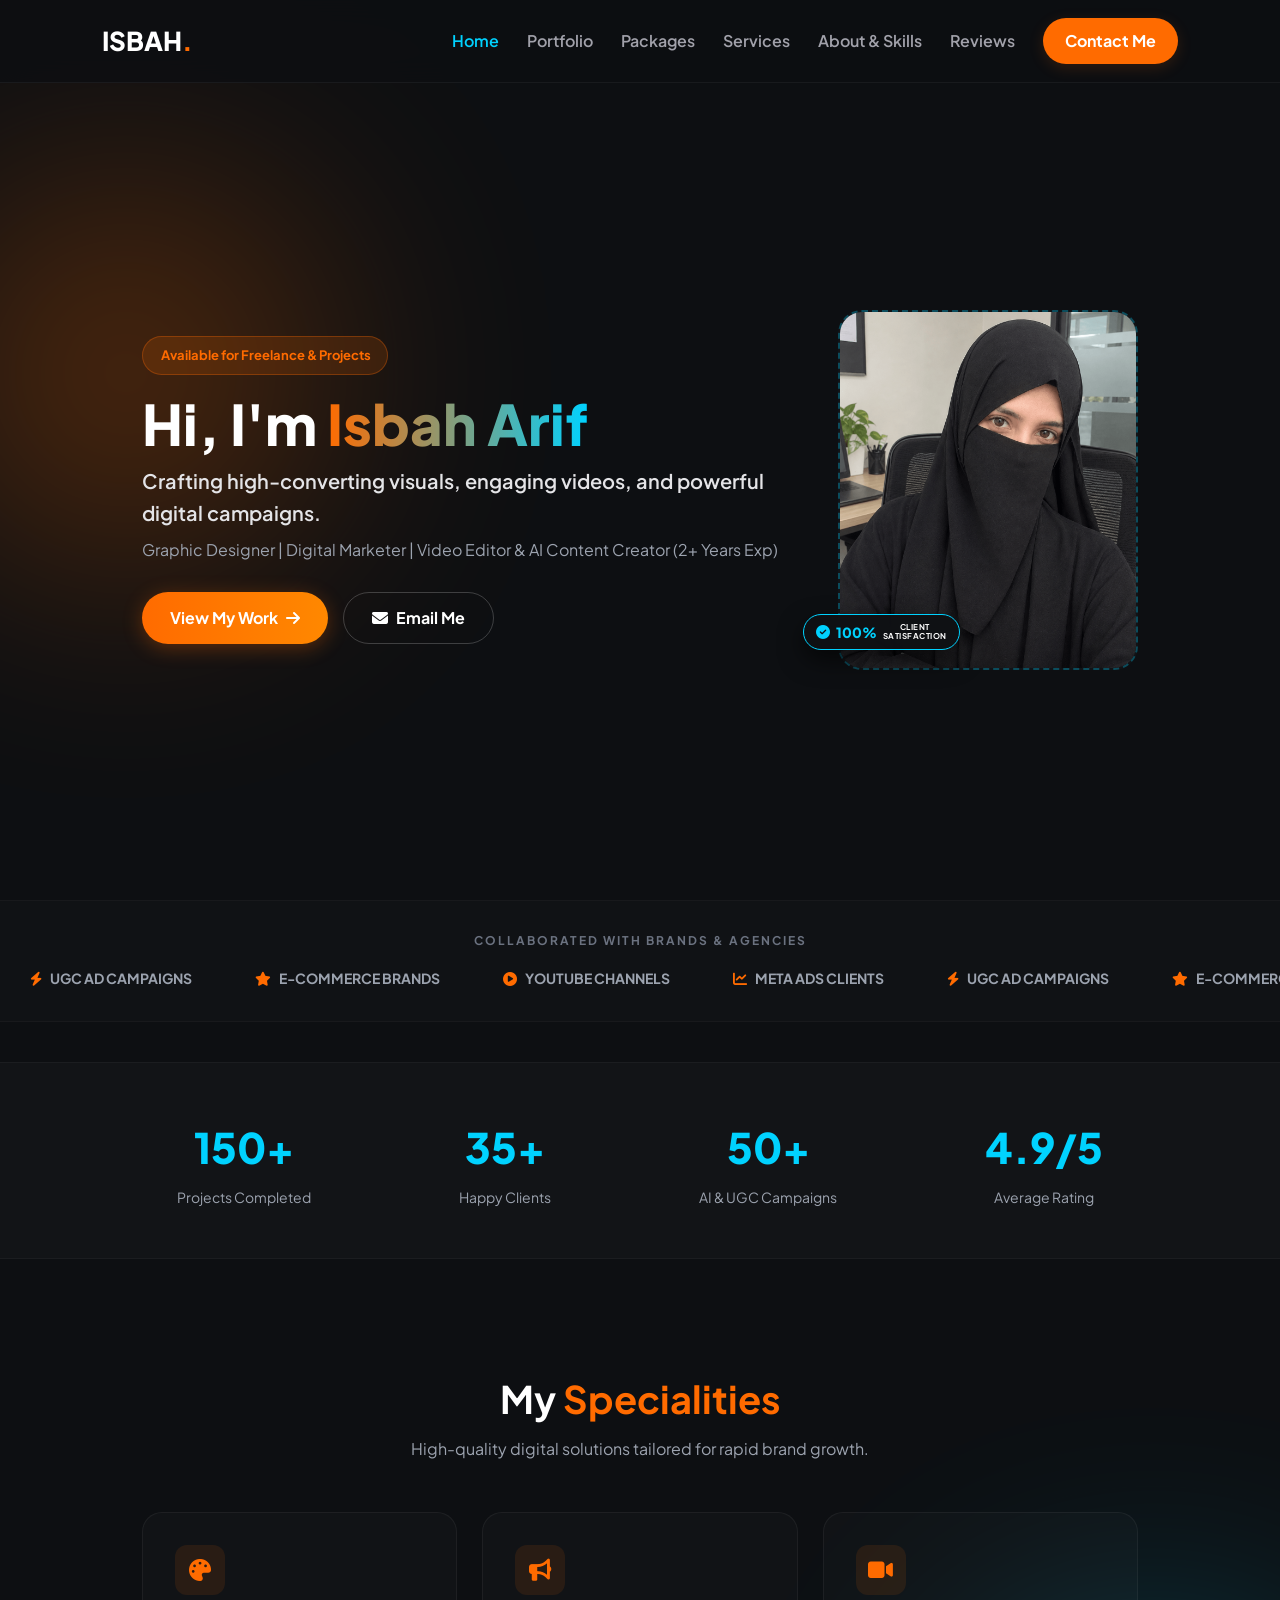
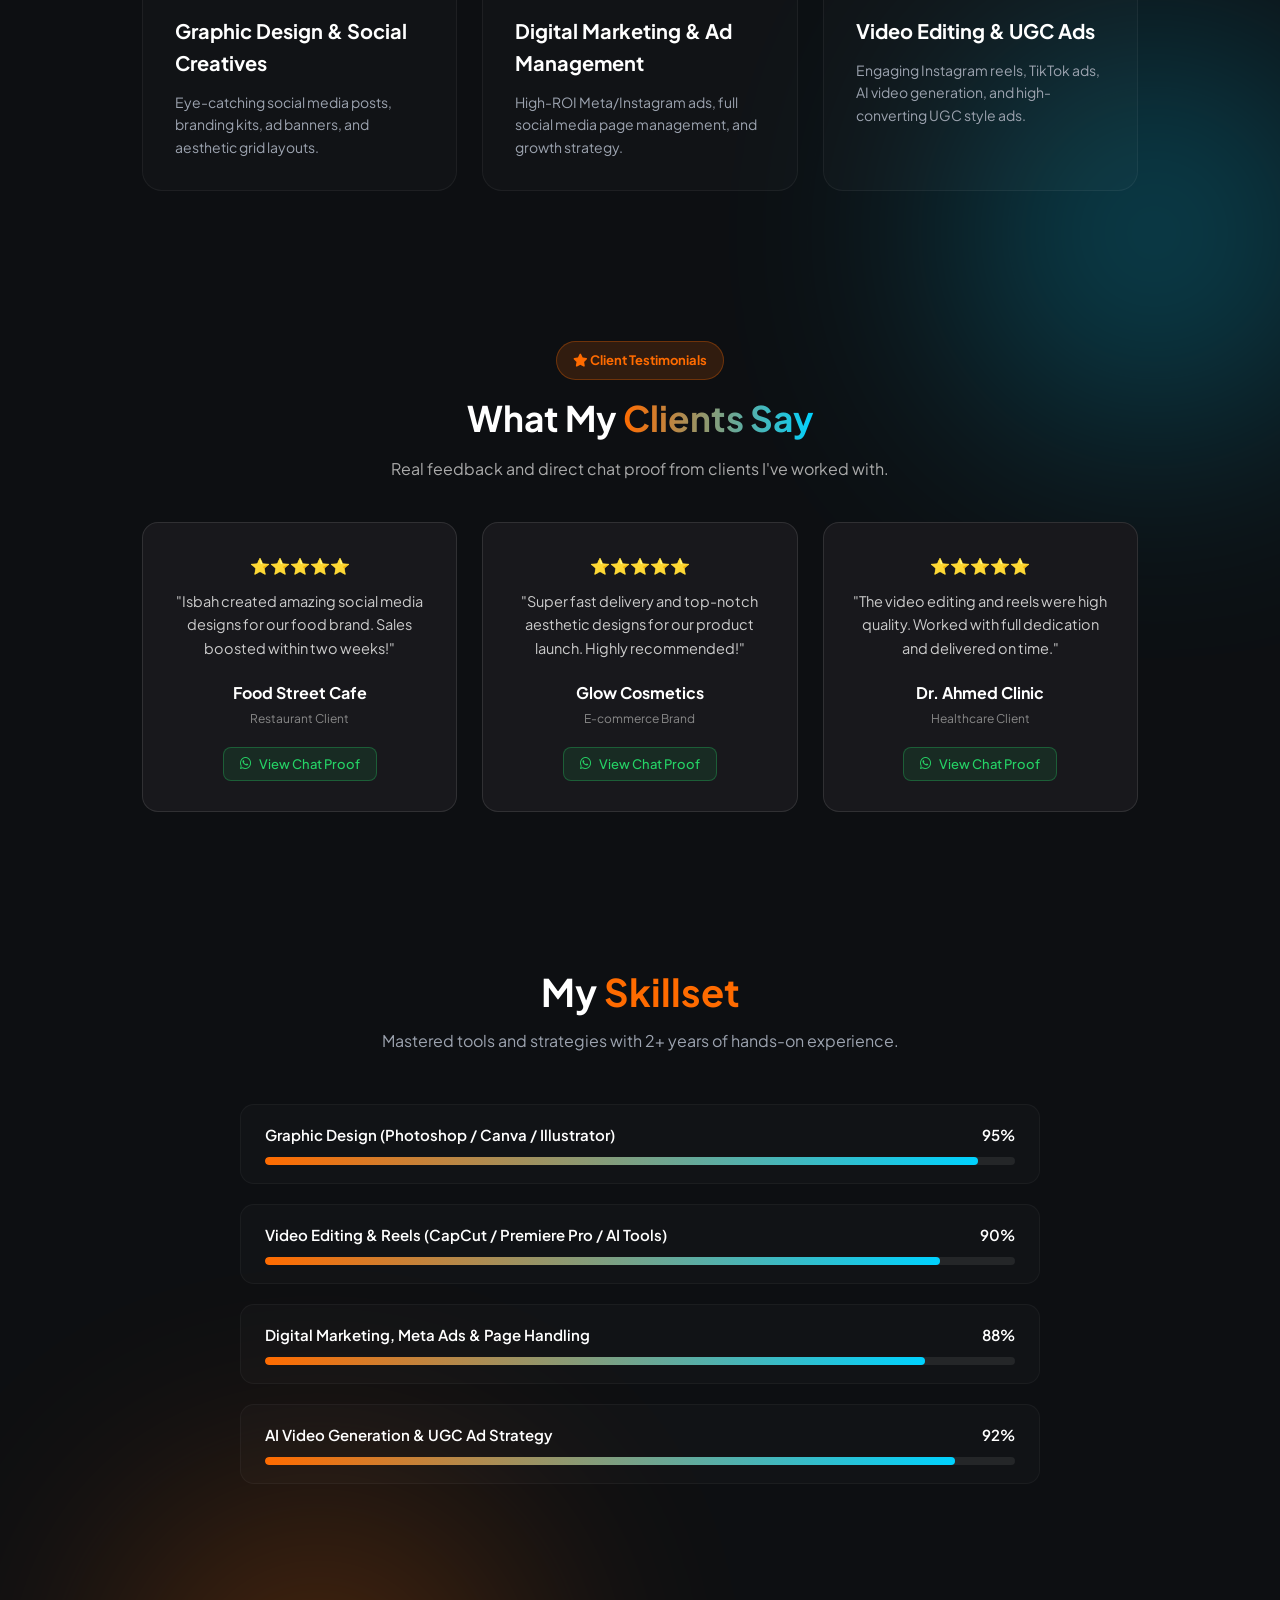
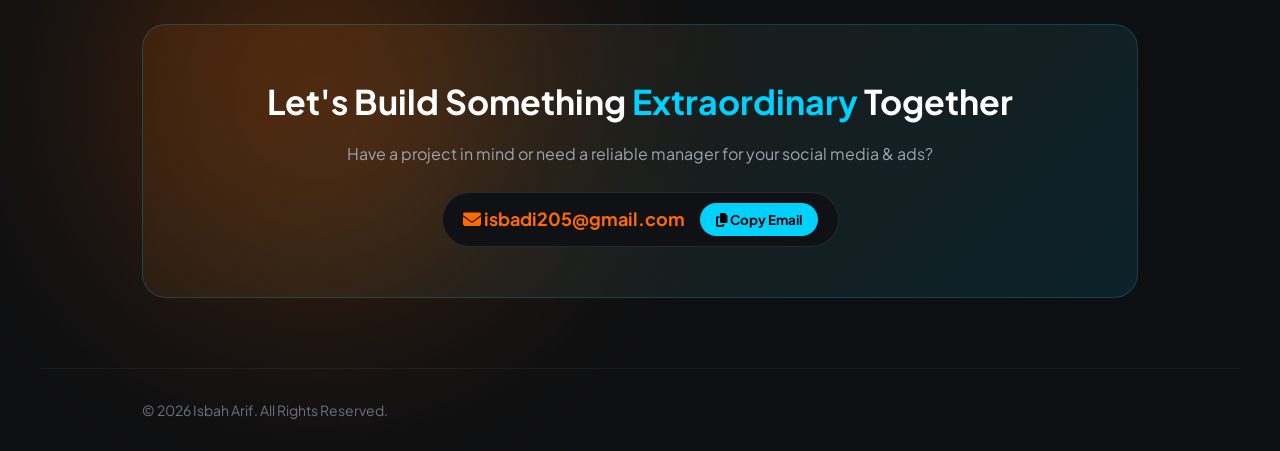
<file: index.html>
<!DOCTYPE html>
<html lang="en">
<head>
  <meta charset="UTF-8">
  <meta name="viewport" content="width=device-width, initial-scale=1.0">
  <title>Isbah Arif | Graphic Designer, Digital Marketer & Video Editor</title>
  <link rel="stylesheet" href="style.css">
  <link rel="stylesheet" href="https://cdnjs.cloudflare.com/ajax/libs/font-awesome/6.4.0/css/all.min.css">
</head>
<body>
  <!-- Animated Glowing Background Blobs -->
  <div class="bg-glow blob-1"></div>
  <div class="bg-glow blob-2"></div>
  <div class="bg-glow blob-3"></div>

  <!-- Navbar -->
  <header>
    <nav class="navbar">
      <a href="index.html" class="logo">ISBAH<span>.</span></a>
      <ul class="nav-links">
        <li><a href="index.html" class="active">Home</a></li>
        <li><a href="portfolio.html">Portfolio</a></li>
        <li><a href="packages.html">Packages</a></li>
        <li><a href="#services">Services</a></li>
        <li><a href="#about">About & Skills</a></li>
        <li><a href="#reviews">Reviews</a></li>
        <li><a href="#contact" class="btn-nav">Contact Me</a></li>
      </ul>
    </nav>
  </header>

  <!-- Hero Section -->
  <section class="hero">
    <div class="hero-content">
      <span class="badge"><i class="fas fa-sparkles"></i> Available for Freelance & Projects</span>
      
      <h1>Hi, I'm <span class="highlight">Isbah Arif</span></h1>

      <p class="tagline">Crafting high-converting visuals, engaging videos, and powerful digital campaigns.</p>
      <p class="sub-text">Graphic Designer | Digital Marketer | Video Editor & AI Content Creator (2+ Years Exp)</p>
      
      <div class="hero-btns">
        <a href="portfolio.html" class="btn btn-primary">View My Work <i class="fas fa-arrow-right"></i></a>
        <a href="mailto:isbadi205@gmail.com" class="btn btn-secondary"><i class="fas fa-envelope"></i> Email Me</a>
      </div>
    </div>

    <!-- Hero Image & Vertical Floating Badge -->
    <div class="hero-image">
      <div class="img-frame">
        <img src="images/profile.png" alt="Isbah Arif" onerror="this.style.display='none'">
      </div>
      <div class="floating-badge">
        <i class="fas fa-check-circle"></i>
        <div class="badge-num">100%</div>
        <div class="badge-text">Client<br>Satisfaction</div>
      </div>
    </div>
  </section>

  <!-- Sliding Brand Marquee -->
  <section class="marquee-section">
    <p class="marquee-title">COLLABORATED WITH BRANDS & AGENCIES</p>
    <div class="marquee-container">
      <div class="marquee-track">
        <span><i class="fas fa-bolt"></i> UGC AD CAMPAIGNS</span>
        <span><i class="fas fa-star"></i> E-COMMERCE BRANDS</span>
        <span><i class="fas fa-play-circle"></i> YOUTUBE CHANNELS</span>
        <span><i class="fas fa-chart-line"></i> META ADS CLIENTS</span>
        <span><i class="fas fa-bolt"></i> UGC AD CAMPAIGNS</span>
        <span><i class="fas fa-star"></i> E-COMMERCE BRANDS</span>
      </div>
    </div>
  </section>

  <!-- Stats Section -->
  <section class="stats">
    <div class="stat-card">
      <h2 class="counter-num">150+</h2>
      <p>Projects Completed</p>
    </div>
    <div class="stat-card">
      <div class="stat-flex">
        <h2 class="counter-num">35+</h2>
      </div>
      <p>Happy Clients</p>
    </div>
    <div class="stat-card">
      <h2 class="counter-num">50+</h2>
      <p>AI & UGC Campaigns</p>
    </div>
    <div class="stat-card">
      <h2 class="counter-float">4.9/5</h2>
      <p>Average Rating</p>
    </div>
  </section>

  <!-- Services Section -->
  <section id="services" class="services">
    <div class="section-title">
      <h2>My <span>Specialities</span></h2>
      <p>High-quality digital solutions tailored for rapid brand growth.</p>
    </div>
    <div class="services-grid">
      <div class="service-card">
        <div class="card-icon"><i class="fas fa-palette"></i></div>
        <h3>Graphic Design & Social Creatives</h3>
        <p>Eye-catching social media posts, branding kits, ad banners, and aesthetic grid layouts.</p>
      </div>
      <div class="service-card">
        <div class="card-icon"><i class="fas fa-bullhorn"></i></div>
        <h3>Digital Marketing & Ad Management</h3>
        <p>High-ROI Meta/Instagram ads, full social media page management, and growth strategy.</p>
      </div>
      <div class="service-card">
        <div class="card-icon"><i class="fas fa-video"></i></div>
        <h3>Video Editing & UGC Ads</h3>
        <p>Engaging Instagram reels, TikTok ads, AI video generation, and high-converting UGC style ads.</p>
      </div>
    </div>
  </section>

  <!-- Reviews Section -->
  <section class="reviews-section" id="reviews">
    <div class="section-title" style="text-align: center; margin-bottom: 40px;">
      <span class="badge"><i class="fas fa-star"></i> Client Testimonials</span>
      <h2 style="font-size: 2.2rem; color: #fff; margin-top: 10px;">What My <span class="highlight" style="color: #ff5722;">Clients Say</span></h2>
      <p style="color: #aaa; max-width: 600px; margin: 10px auto 0;">Real feedback and direct chat proof from clients I've worked with.</p>
    </div>

    <div class="reviews-grid">
      <div class="review-card">
        <div class="stars">⭐⭐⭐⭐⭐</div>
        <p class="review-text">"Isbah created amazing social media designs for our food brand. Sales boosted within two weeks!"</p>
        <div class="client-detail">
          <h4>Food Street Cafe</h4>
          <span class="client-role">Restaurant Client</span>
        </div>
        <button class="btn-proof" onclick="openProofModal('images/chat-proof-1.png')">
          <i class="fab fa-whatsapp"></i> View Chat Proof
        </button>
      </div>

      <div class="review-card">
        <div class="stars">⭐⭐⭐⭐⭐</div>
        <p class="review-text">"Super fast delivery and top-notch aesthetic designs for our product launch. Highly recommended!"</p>
        <div class="client-detail">
          <h4>Glow Cosmetics</h4>
          <span class="client-role">E-commerce Brand</span>
        </div>
        <button class="btn-proof" onclick="openProofModal('images/chat-proof-2.png')">
          <i class="fab fa-whatsapp"></i> View Chat Proof
        </button>
      </div>

      <div class="review-card">
        <div class="stars">⭐⭐⭐⭐⭐</div>
        <p class="review-text">"The video editing and reels were high quality. Worked with full dedication and delivered on time."</p>
        <div class="client-detail">
          <h4>Dr. Ahmed Clinic</h4>
          <span class="client-role">Healthcare Client</span>
        </div>
        <button class="btn-proof" onclick="openProofModal('images/chat-proof-3.png')">
          <i class="fab fa-whatsapp"></i> View Chat Proof
        </button>
      </div>
    </div>
  </section>

  <!-- Chat Proof Modal Popup -->
  <div id="proof-modal" class="proof-modal" onclick="closeProofModal()">
    <span class="close-modal">&times;</span>
    <img class="modal-content" id="modal-img" alt="Client Feedback Proof" onerror="handleImageError(this)">
  </div>

  <!-- Skills & Experience Section -->
  <section id="about" class="skills-section">
    <div class="section-title">
      <h2>My <span>Skillset</span></h2>
      <p>Mastered tools and strategies with 2+ years of hands-on experience.</p>
    </div>
    <div class="skills-wrapper">
      <div class="skill-box">
        <div class="skill-info">
          <span>Graphic Design (Photoshop / Canva / Illustrator)</span>
          <span>95%</span>
        </div>
        <div class="progress-bar"><div class="progress" style="width: 95%;"></div></div>
      </div>
      <div class="skill-box">
        <div class="skill-info">
          <span>Video Editing & Reels (CapCut / Premiere Pro / AI Tools)</span>
          <span>90%</span>
        </div>
        <div class="progress-bar"><div class="progress" style="width: 90%;"></div></div>
      </div>
      <div class="skill-box">
        <div class="skill-info">
          <span>Digital Marketing, Meta Ads & Page Handling</span>
          <span>88%</span>
        </div>
        <div class="progress-bar"><div class="progress" style="width: 88%;"></div></div>
      </div>
      <div class="skill-box">
        <div class="skill-info">
          <span>AI Video Generation & UGC Ad Strategy</span>
          <span>92%</span>
        </div>
        <div class="progress-bar"><div class="progress" style="width: 92%;"></div></div>
      </div>
    </div>
  </section>

  <!-- Interactive Contact CTA Section -->
  <section id="contact" class="contact-cta">
    <div class="cta-box">
      <h2>Let's Build Something <span>Extraordinary</span> Together</h2>
      <p>Have a project in mind or need a reliable manager for your social media & ads?</p>
      
      <div class="email-copy-wrapper">
        <a href="mailto:isbadi205@gmail.com" class="email-link">
          <i class="fas fa-envelope"></i> isbadi205@gmail.com
        </a>
        <button id="copyBtn" onclick="copyEmail()"><i class="fas fa-copy"></i> Copy Email</button>
      </div>
      <span id="copyMsg" class="copy-msg">Copied to clipboard!</span>
    </div>
  </section>

  <!-- Footer -->
  <footer>
    <p>&copy; 2026 Isbah Arif. All Rights Reserved.</p>
  </footer>

  <script src="script.js"></script>
</body>
</html>
</file>
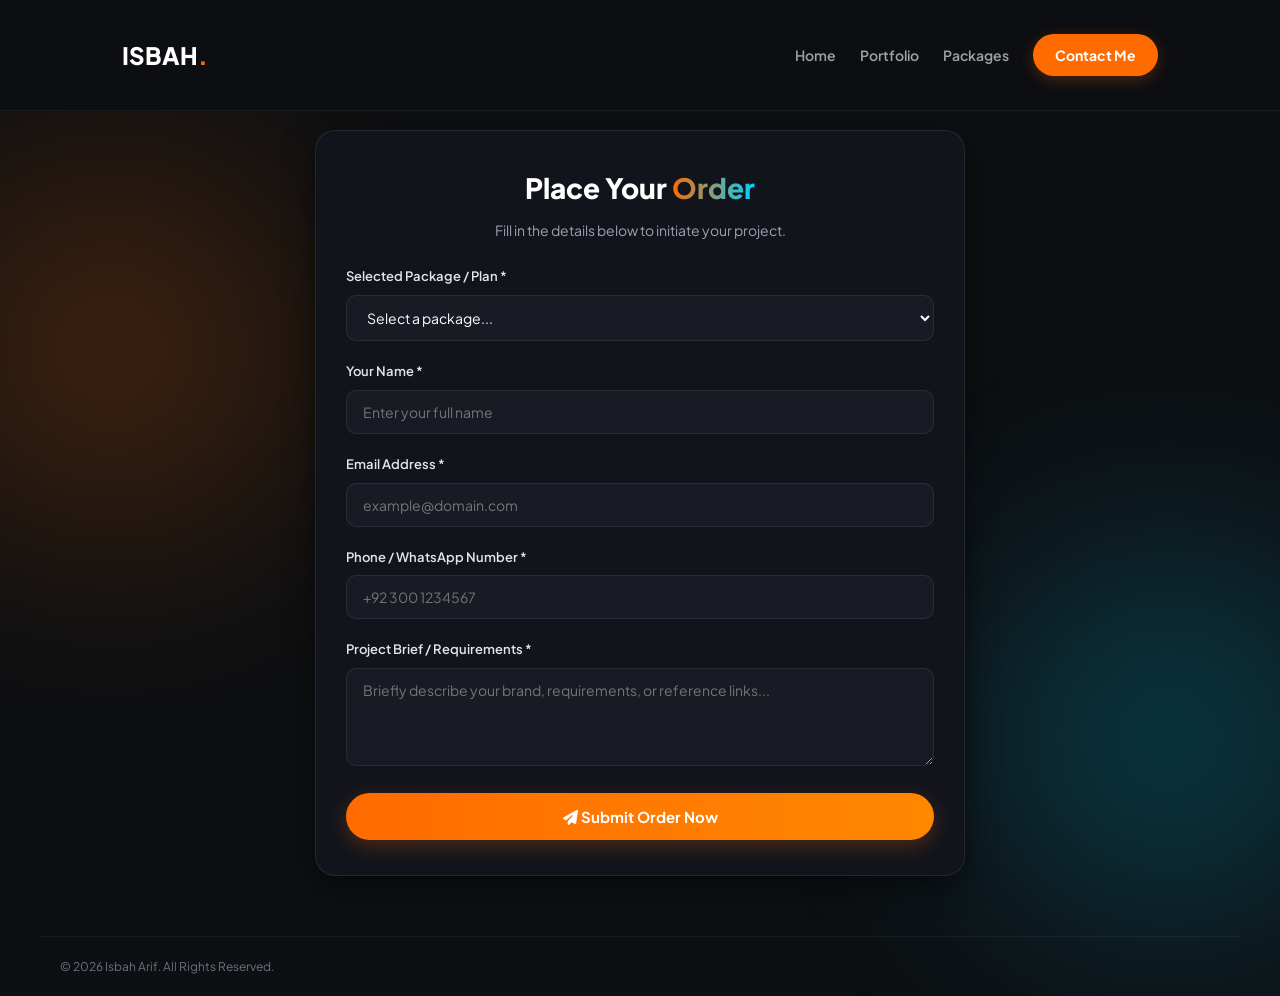
<file: order.html>
<!DOCTYPE html>
<html lang="en">
<head>
  <meta charset="UTF-8">
  <meta name="viewport" content="width=device-width, initial-scale=1.0">
  <title>Complete Your Order | Isbah Arif</title>
  <link rel="stylesheet" href="style.css">
  <link rel="stylesheet" href="https://cdnjs.cloudflare.com/ajax/libs/font-awesome/6.4.0/css/all.min.css">
  <style>
    :root {
      --bg-dark: #0d0f12;
      --bg-card: #12141c;
      --primary: #ff6b00;
      --accent-blue: #00d2ff;
      --text-muted: #9ca3af;
      --border-color: rgba(255, 255, 255, 0.08);
      --glow: rgba(255, 107, 0, 0.25);
    }

    body {
      background-color: var(--bg-dark);
      color: #ffffff;
      font-family: 'Plus Jakarta Sans', system-ui, -apple-system, sans-serif;
      margin: 0;
      padding: 0;
      overflow-x: hidden;
    }

    .bg-glow {
      position: absolute;
      width: 350px;
      height: 350px;
      border-radius: 50%;
      filter: blur(120px);
      opacity: 0.25;
      z-index: -1;
      pointer-events: none;
    }
    .blob-1 { background: var(--primary); top: 5%; left: -5%; }
    .blob-2 { background: var(--accent-blue); top: 50%; right: -5%; }

    header {
      position: fixed;
      top: 0;
      left: 0;
      width: 100%;
      z-index: 1000;
      background: rgba(13, 15, 18, 0.95);
      backdrop-filter: blur(14px);
      border-bottom: 1px solid rgba(255, 255, 255, 0.06);
      box-sizing: border-box;
    }

    .navbar {
      display: flex;
      justify-content: space-between;
      align-items: center;
      max-width: 1200px;
      margin: 0 auto;
      padding: 16px 20px;
      box-sizing: border-box;
    }

    .logo {
      font-size: 24px;
      font-weight: 800;
      color: #fff;
      text-decoration: none;
    }

    .nav-links {
      display: flex;
      list-style: none;
      gap: 24px;
      align-items: center;
      margin: 0;
      padding: 0;
    }

    .nav-links a {
      color: #a1a1aa;
      text-decoration: none;
      font-size: 14px;
      font-weight: 600;
      transition: color 0.3s;
    }

    .nav-links a:hover, .nav-links a.active {
      color: var(--accent-blue);
    }

    .btn-nav {
      background-color: var(--primary) !important;
      color: #fff !important;
      padding: 8px 18px !important;
      border-radius: 30px !important;
    }

    .order-container {
      max-width: 650px;
      margin: 130px auto 60px;
      padding: 35px 30px;
      background: var(--bg-card);
      border: 1px solid var(--border-color);
      border-radius: 20px;
      box-shadow: 0 10px 30px rgba(0, 0, 0, 0.5);
      box-sizing: border-box;
    }

    .order-header {
      text-align: center;
      margin-bottom: 25px;
    }

    .order-header h1 {
      font-size: 28px;
      font-weight: 800;
      margin-bottom: 8px;
    }

    .order-header p {
      color: var(--text-muted);
      font-size: 14px;
    }

    .highlight-text {
      background: linear-gradient(90deg, var(--primary), var(--accent-blue));
      -webkit-background-clip: text;
      -webkit-text-fill-color: transparent;
    }

    .form-group {
      margin-bottom: 20px;
    }

    .form-group label {
      display: block;
      font-size: 13px;
      font-weight: 600;
      color: #e4e4e7;
      margin-bottom: 8px;
    }

    .form-group input, 
    .form-group select, 
    .form-group textarea {
      width: 100%;
      padding: 12px 16px;
      background: #181b24;
      border: 1px solid var(--border-color);
      border-radius: 10px;
      color: #ffffff;
      font-size: 14px;
      outline: none;
      box-sizing: border-box;
      transition: border-color 0.3s;
    }

    .form-group input:focus, 
    .form-group select:focus, 
    .form-group textarea:focus {
      border-color: var(--primary);
    }

    .form-group select option {
      background: #181b24;
      color: #fff;
    }

    .submit-btn {
      width: 100%;
      padding: 14px;
      background: linear-gradient(90deg, var(--primary), #ff8800);
      border: none;
      border-radius: 30px;
      color: #ffffff;
      font-size: 15px;
      font-weight: 700;
      cursor: pointer;
      transition: all 0.3s ease;
      box-shadow: 0 6px 20px var(--glow);
    }

    .submit-btn:hover {
      opacity: 0.95;
      transform: translateY(-2px);
    }

    footer {
      padding: 20px;
      text-align: center;
      color: #6b7280;
      font-size: 12px;
      border-top: 1px solid rgba(255, 255, 255, 0.05);
    }

    @media screen and (max-width: 768px) {
      .order-container {
        margin: 110px 15px 40px;
        padding: 25px 18px;
      }
      .order-header h1 {
        font-size: 22px;
      }
    }
  </style>
</head>
<body>

  <div class="bg-glow blob-1"></div>
  <div class="bg-glow blob-2"></div>

  <!-- Header / Navbar -->
  <header>
    <nav class="navbar">
      <a href="index.html" class="logo">ISBAH<span>.</span></a>
      <ul class="nav-links">
        <li><a href="index.html">Home</a></li>
        <li><a href="portfolio.html">Portfolio</a></li>
        <li><a href="packages.html">Packages</a></li>
        <li><a href="index.html#contact" class="btn-nav">Contact Me</a></li>
      </ul>
    </nav>
  </header>

  <!-- Order Form Section -->
  <div class="order-container">
    <div class="order-header">
      <h1>Place Your <span class="highlight-text">Order</span></h1>
      <p>Fill in the details below to initiate your project.</p>
    </div>

    <!-- Web3Forms Connected Form -->
    <form action="https://api.web3forms.com/submit" method="POST" id="orderForm">
      
      <!-- Aapki Key lag gayi hai -->
      <input type="hidden" name="access_key" value="8ef90f5c-449a-4455-b008-0fac693ffbcf">
      <input type="hidden" name="subject" value="New Service Order from Isbah Arif Portfolio">

      <div class="form-group">
        <label for="plan">Selected Package / Plan *</label>
        <select name="Selected Plan" id="plan" required>
          <option value="" disabled selected>Select a package...</option>
          <option value="Graphic Design - Basic (PKR 2,000)">Graphic Design - Basic Plan (PKR 2,000)</option>
          <option value="Graphic Design - Standard (PKR 5,500)">Graphic Design - Standard Plan (PKR 5,500)</option>
          <option value="Graphic Design - Premium (PKR 15,000)">Graphic Design - Premium Plan (PKR 15,000)</option>
          <option value="Video Editing - Basic (PKR 1,500)">Video Editing - Basic Plan (PKR 1,500)</option>
          <option value="Video Editing - Standard (PKR 5,000)">Video Editing - Standard Plan (PKR 5,000)</option>
          <option value="Video Editing - Premium (PKR 10,000)">Video Editing - Premium Plan (PKR 10,000)</option>
          <option value="Digital Marketing - Basic (PKR 5,000)">Digital Marketing - Basic Plan (PKR 5,000)</option>
          <option value="Digital Marketing - Standard (PKR 12,000)">Digital Marketing - Standard Plan (PKR 12,000)</option>
          <option value="Digital Marketing - Premium (PKR 25,000)">Digital Marketing - Premium Plan (PKR 25,000)</option>
        </select>
      </div>

      <div class="form-group">
        <label for="name">Your Name *</label>
        <input type="text" name="Client Name" id="name" placeholder="Enter your full name" required>
      </div>

      <div class="form-group">
        <label for="email">Email Address *</label>
        <input type="email" name="Client Email" id="email" placeholder="example@domain.com" required>
      </div>

      <div class="form-group">
        <label for="phone">Phone / WhatsApp Number *</label>
        <input type="text" name="Client Phone" id="phone" placeholder="+92 300 1234567" required>
      </div>

      <div class="form-group">
        <label for="details">Project Brief / Requirements *</label>
        <textarea name="Project Requirements" id="details" rows="4" placeholder="Briefly describe your brand, requirements, or reference links..." required></textarea>
      </div>

      <button type="submit" class="submit-btn"><i class="fas fa-paper-plane"></i> Submit Order Now</button>
    </form>
  </div>

  <footer>
    <p>&copy; 2026 Isbah Arif. All Rights Reserved.</p>
  </footer>

  <!-- Script for auto-selecting option from link -->
  <script>
    window.addEventListener('DOMContentLoaded', () => {
      const urlParams = new URLSearchParams(window.location.search);
      const selectedPlan = urlParams.get('plan');
      if (selectedPlan) {
        const selectElem = document.getElementById('plan');
        for (let i = 0; i < selectElem.options.length; i++) {
          if (selectElem.options[i].value.toLowerCase().includes(selectedPlan.toLowerCase())) {
            selectElem.selectedIndex = i;
            break;
          }
        }
      }
    });
  </script>

</body>
</html>
</file>
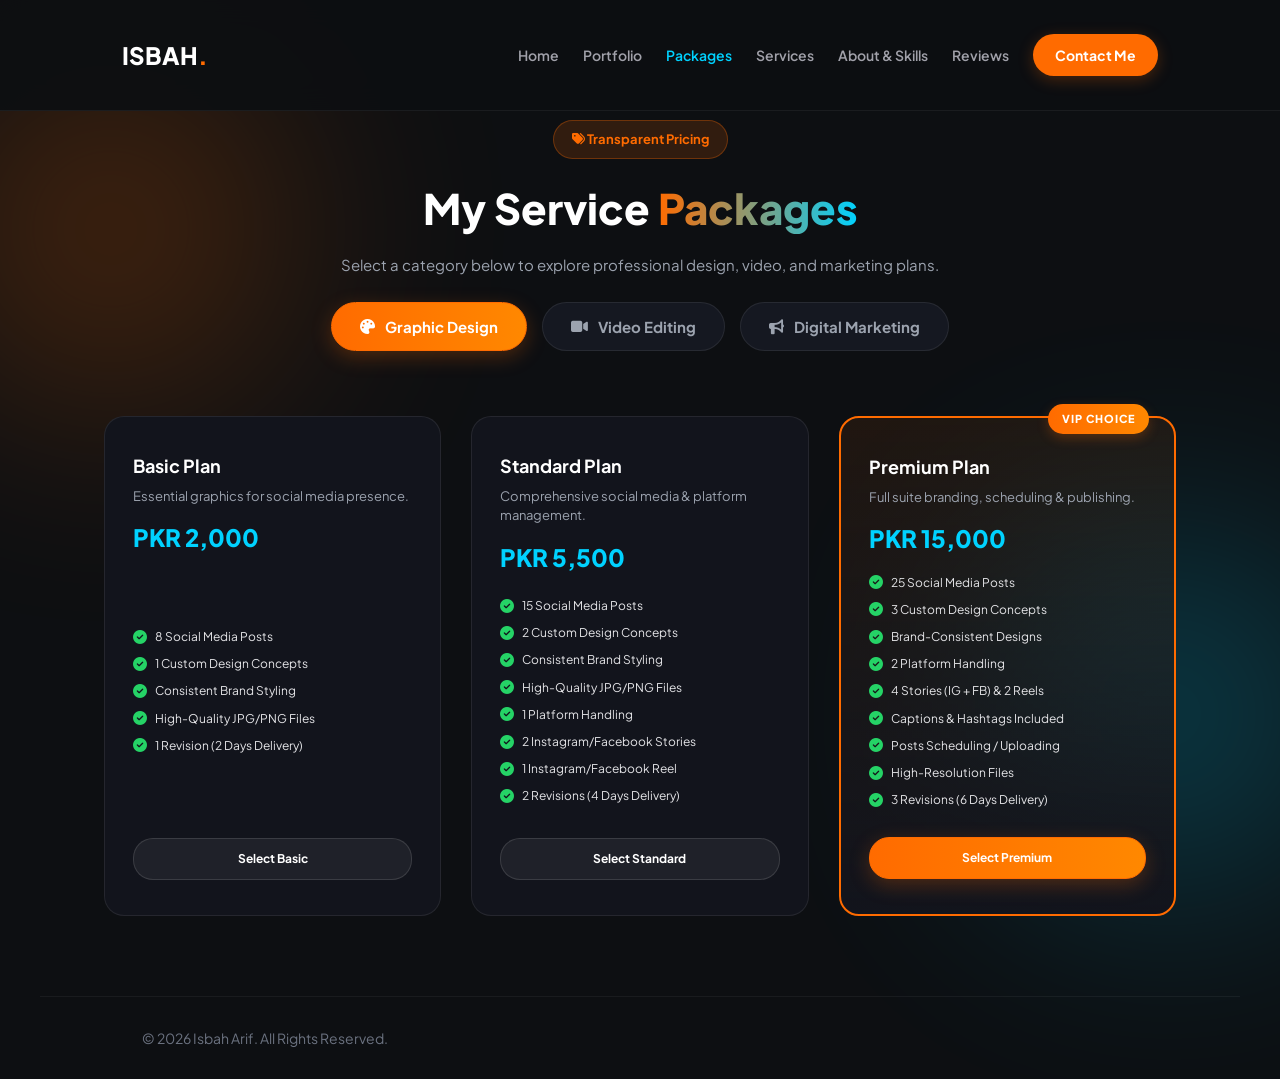
<file: packages.html>
<!DOCTYPE html>
<html lang="en">
<head>
  <meta charset="UTF-8">
  <meta name="viewport" content="width=device-width, initial-scale=1.0">
  <title>Service Packages | Isbah Arif</title>
  <link rel="stylesheet" href="style.css">
  <link rel="stylesheet" href="https://cdnjs.cloudflare.com/ajax/libs/font-awesome/6.4.0/css/all.min.css">
  <style>
    :root {
      --bg-dark: #0d0f12;
      --bg-card: #12141c;
      --primary: #ff6b00;
      --accent-blue: #00d2ff;
      --text-muted: #9ca3af;
      --border-color: rgba(255, 255, 255, 0.08);
      --glow: rgba(255, 107, 0, 0.25);
    }

    body {
      background-color: var(--bg-dark);
      color: #ffffff;
      font-family: 'Plus Jakarta Sans', system-ui, -apple-system, sans-serif;
      margin: 0;
      padding: 0;
      overflow-x: hidden;
    }

    /* Glow Blobs */
    .bg-glow {
      position: absolute;
      width: 350px;
      height: 350px;
      border-radius: 50%;
      filter: blur(120px);
      opacity: 0.25;
      z-index: -1;
      pointer-events: none;
    }
    .blob-1 { background: var(--primary); top: 5%; left: -5%; }
    .blob-2 { background: var(--accent-blue); top: 50%; right: -5%; }

    /* Fixed Header / Navbar */
    header {
      position: fixed;
      top: 0;
      left: 0;
      width: 100%;
      z-index: 1000;
      background: rgba(13, 15, 18, 0.95);
      backdrop-filter: blur(14px);
      border-bottom: 1px solid rgba(255, 255, 255, 0.06);
      box-sizing: border-box;
    }

    .navbar {
      display: flex;
      justify-content: space-between;
      align-items: center;
      max-width: 1200px;
      margin: 0 auto;
      padding: 16px 20px;
      box-sizing: border-box;
    }

    .logo {
      font-size: 24px;
      font-weight: 800;
      color: #fff;
      text-decoration: none;
    }

    .nav-links {
      display: flex;
      list-style: none;
      gap: 24px;
      align-items: center;
      margin: 0;
      padding: 0;
    }

    .nav-links a {
      color: #a1a1aa;
      text-decoration: none;
      font-size: 14px;
      font-weight: 600;
      transition: color 0.3s;
    }

    .nav-links a:hover, .nav-links a.active {
      color: var(--accent-blue);
    }

    .btn-nav {
      background-color: var(--primary) !important;
      color: #fff !important;
      padding: 8px 18px !important;
      border-radius: 30px !important;
    }

    /* Hero & Section Header */
    .packages-hero {
      text-align: center;
      padding: 120px 20px 20px;
      max-width: 850px;
      margin: 0 auto;
    }

    .badge-pill {
      background: rgba(255, 107, 0, 0.15);
      color: var(--primary);
      padding: 8px 18px;
      border-radius: 30px;
      font-size: 13px;
      font-weight: 700;
      border: 1px solid rgba(255, 107, 0, 0.3);
      display: inline-block;
      margin-bottom: 15px;
    }

    .packages-hero h1 {
      font-size: 42px;
      font-weight: 800;
      margin-bottom: 12px;
    }

    .highlight-text {
      background: linear-gradient(90deg, var(--primary), var(--accent-blue));
      -webkit-background-clip: text;
      -webkit-text-fill-color: transparent;
    }

    /* Category Buttons Container - Guaranteed visibility on mobile & laptop */
    .category-buttons {
      display: flex !important;
      visibility: visible !important;
      opacity: 1 !important;
      justify-content: center;
      gap: 15px;
      flex-wrap: wrap;
      margin: 25px auto;
      width: 100%;
    }

    .pkg-tab-btn {
      background: #151821;
      color: var(--text-muted);
      border: 1px solid var(--border-color);
      padding: 14px 28px;
      border-radius: 30px;
      font-size: 15px;
      font-weight: 700;
      cursor: pointer;
      transition: all 0.3s ease;
      display: inline-flex;
      align-items: center;
      gap: 10px;
      user-select: none;
    }

    .pkg-tab-btn:hover {
      border-color: var(--primary);
      color: #ffffff;
    }

    /* Active Tab Button State */
    .pkg-tab-btn.active-tab {
      background: linear-gradient(90deg, var(--primary), #ff8800) !important;
      color: #ffffff !important;
      border-color: var(--primary) !important;
      box-shadow: 0 6px 20px var(--glow) !important;
    }

    /* Package Groups Grid */
    .pkg-group {
      display: none;
      grid-template-columns: repeat(auto-fit, minmax(310px, 1fr));
      gap: 30px;
      max-width: 1200px;
      margin: 20px auto 80px;
      padding: 0 5%;
      box-sizing: border-box;
      animation: tabFadeIn 0.4s ease-in-out;
    }

    .pkg-group.active-group {
      display: grid !important;
    }

    /* Package Cards Styling */
    .package-card {
      background: var(--bg-card);
      border: 1px solid var(--border-color);
      border-radius: 20px;
      padding: 35px 28px;
      display: flex;
      flex-direction: column;
      justify-content: space-between;
      position: relative;
      transition: all 0.3s ease;
      box-sizing: border-box;
    }

    .package-card:hover {
      transform: translateY(-8px);
      border-color: var(--primary);
      box-shadow: 0 12px 35px rgba(255, 107, 0, 0.2);
    }

    .package-card.vip {
      border: 2px solid var(--primary);
      background: linear-gradient(180deg, rgba(255, 107, 0, 0.08), var(--bg-card));
    }

    .vip-badge {
      position: absolute;
      top: -14px;
      right: 25px;
      background: linear-gradient(90deg, var(--primary), #ff8800);
      color: #fff;
      font-size: 11px;
      font-weight: 800;
      padding: 6px 14px;
      border-radius: 20px;
      text-transform: uppercase;
      letter-spacing: 1px;
      box-shadow: 0 4px 12px var(--glow);
    }

    .pkg-header h3 {
      font-size: 24px;
      color: #ffffff;
      margin: 0 0 8px 0;
      font-weight: 700;
    }

    .pkg-header p {
      color: var(--text-muted);
      font-size: 14px;
      margin: 0 0 20px 0;
      line-height: 1.5;
    }

    .pkg-price {
      font-size: 32px;
      font-weight: 800;
      color: var(--accent-blue);
      margin-bottom: 25px;
      display: flex;
      align-items: baseline;
      gap: 6px;
    }

    .pkg-price span {
      font-size: 14px;
      color: var(--text-muted);
      font-weight: 500;
    }

    .pkg-features {
      list-style: none;
      padding: 0;
      margin: 0 0 30px 0;
    }

    .pkg-features li {
      color: #e4e4e7;
      font-size: 14px;
      margin-bottom: 12px;
      display: flex;
      align-items: center;
      gap: 12px;
    }

    .pkg-features li i {
      color: #25d366;
      font-size: 14px;
    }

    .pkg-btn {
      width: 100%;
      text-align: center;
      padding: 13px 0;
      border-radius: 30px;
      background: rgba(255, 255, 255, 0.06);
      color: #ffffff;
      text-decoration: none;
      font-weight: 700;
      transition: all 0.3s ease;
      display: block;
      border: 1px solid rgba(255, 255, 255, 0.12);
      box-sizing: border-box;
    }

    .package-card.vip .pkg-btn,
    .pkg-btn:hover {
      background: linear-gradient(90deg, var(--primary), #ff8800);
      border-color: var(--primary);
      color: #ffffff;
      box-shadow: 0 6px 20px var(--glow);
    }

    @keyframes tabFadeIn {
      from { opacity: 0; transform: translateY(10px); }
      to { opacity: 1; transform: translateY(0); }
    }

    /* MOBILE RESPONSIVE DESIGN */
    @media screen and (max-width: 992px) {
      .navbar {
        flex-wrap: wrap;
        padding: 12px 15px;
      }
      .nav-links {
        gap: 15px;
        overflow-x: auto;
        white-space: nowrap;
        width: 100%;
        padding-bottom: 6px;
        justify-content: flex-start;
      }
      .nav-links::-webkit-scrollbar {
        display: none;
      }
      .packages-hero {
        padding-top: 130px;
      }
      .packages-hero h1 {
        font-size: 30px;
      }
      
      /* Mobile par teeno buttons ko wrap aur samne clearly adjust karne ke liye */
      .category-buttons {
        display: flex !important;
        flex-direction: row !important;
        flex-wrap: wrap !important;
        justify-content: center !important;
        align-items: center !important;
        gap: 6px !important;
        padding: 0 10px !important;
        width: 100% !important;
        box-sizing: border-box !important;
      }
      
      .pkg-tab-btn {
        flex: 1 1 auto !important;
        width: auto !important;
        padding: 8px 10px !important;
        font-size: 10px !important;
        border-radius: 20px !important;
        white-space: nowrap !important;
        box-sizing: border-box !important;
        text-align: center !important;
      }

      .pkg-group {
        grid-template-columns: 1fr !important;
        padding: 0 15px !important;
      }
    }
  </style>
</head>
<body>

  <div class="bg-glow blob-1"></div>
  <div class="bg-glow blob-2"></div>

  <!-- Navbar -->
  <header>
    <nav class="navbar">
      <a href="index.html" class="logo">ISBAH<span>.</span></a>
      <ul class="nav-links">
        <li><a href="index.html">Home</a></li>
        <li><a href="portfolio.html">Portfolio</a></li>
        <li><a href="packages.html" class="active">Packages</a></li>
        <li><a href="index.html#services">Services</a></li>
        <li><a href="index.html#about">About & Skills</a></li>
        <li><a href="index.html#reviews">Reviews</a></li>
        <li><a href="index.html#contact" class="btn-nav">Contact Me</a></li>
      </ul>
    </nav>
  </header>

  <!-- Hero Section -->
  <section class="packages-hero">
    <span class="badge-pill"><i class="fas fa-tags"></i> Transparent Pricing</span>
    <h1>My Service <span class="highlight-text">Packages</span></h1>
    <p style="color: #9ca3af; font-size: 15px;">Select a category below to explore professional design, video, and marketing plans.</p>

    <!-- 3 Category Tab Buttons -->
    <div class="category-buttons">
      <button class="pkg-tab-btn active-tab" onclick="switchCategory('graphic', this)">
        <i class="fas fa-palette"></i> Graphic Design
      </button>
      <button class="pkg-tab-btn" onclick="switchCategory('video', this)">
        <i class="fas fa-video"></i> Video Editing
      </button>
      <button class="pkg-tab-btn" onclick="switchCategory('marketing', this)">
        <i class="fas fa-bullhorn"></i> Digital Marketing
      </button>
    </div>
  </section>

  <!-- 🎨 1. GRAPHIC DESIGN PLANS -->
  <div id="graphic-plans" class="pkg-group active-group">
    <div class="package-card">
      <div class="pkg-header">
        <h3>Basic Plan</h3>
        <p>Essential graphics for social media presence.</p>
        <div class="pkg-price">PKR 2,000</div>
      </div>
      <ul class="pkg-features">
        <li><i class="fas fa-check-circle"></i> 8 Social Media Posts</li>
        <li><i class="fas fa-check-circle"></i> 1 Custom Design Concepts</li>
        <li><i class="fas fa-check-circle"></i> Consistent Brand Styling</li>
        <li><i class="fas fa-check-circle"></i> High-Quality JPG/PNG Files</li>
        <li><i class="fas fa-check-circle"></i> 1 Revision (2 Days Delivery)</li>
      </ul>
      <a href="order.html?plan=Graphic Design - Basic" class="pkg-btn">Select Basic</a>
    </div>

    <div class="package-card">
      <div class="pkg-header">
        <h3>Standard Plan</h3>
        <p>Comprehensive social media & platform management.</p>
        <div class="pkg-price">PKR 5,500</div>
      </div>
      <ul class="pkg-features">
        <li><i class="fas fa-check-circle"></i> 15 Social Media Posts</li>
        <li><i class="fas fa-check-circle"></i> 2 Custom Design Concepts</li>
        <li><i class="fas fa-check-circle"></i> Consistent Brand Styling</li>
        <li><i class="fas fa-check-circle"></i> High-Quality JPG/PNG Files</li>
        <li><i class="fas fa-check-circle"></i> 1 Platform Handling</li>
        <li><i class="fas fa-check-circle"></i> 2 Instagram/Facebook Stories</li>
        <li><i class="fas fa-check-circle"></i> 1 Instagram/Facebook Reel</li>
        <li><i class="fas fa-check-circle"></i> 2 Revisions (4 Days Delivery)</li>
      </ul>
      <a href="order.html?plan=Graphic Design - Standard" class="pkg-btn">Select Standard</a>
    </div>

    <div class="package-card vip">
      <span class="vip-badge">VIP Choice</span>
      <div class="pkg-header">
        <h3>Premium Plan</h3>
        <p>Full suite branding, scheduling & publishing.</p>
        <div class="pkg-price">PKR 15,000</div>
      </div>
      <ul class="pkg-features">
        <li><i class="fas fa-check-circle"></i> 25 Social Media Posts</li>
        <li><i class="fas fa-check-circle"></i> 3 Custom Design Concepts</li>
        <li><i class="fas fa-check-circle"></i> Brand-Consistent Designs</li>
        <li><i class="fas fa-check-circle"></i> 2 Platform Handling</li>
        <li><i class="fas fa-check-circle"></i> 4 Stories (IG + FB) & 2 Reels</li>
        <li><i class="fas fa-check-circle"></i> Captions & Hashtags Included</li>
        <li><i class="fas fa-check-circle"></i> Posts Scheduling / Uploading</li>
        <li><i class="fas fa-check-circle"></i> High-Resolution Files</li>
        <li><i class="fas fa-check-circle"></i> 3 Revisions (6 Days Delivery)</li>
      </ul>
      <a href="order.html?plan=Graphic Design - Premium" class="pkg-btn">Select Premium</a>
    </div>
  </div>

  <!-- 🎬 2. VIDEO EDITING PLANS -->
  <div id="video-plans" class="pkg-group">
    <div class="package-card">
      <div class="pkg-header">
        <h3>Basic Editing</h3>
        <p>Clean and professional short video cut.</p>
        <div class="pkg-price">PKR 1,500</div>
      </div>
      <ul class="pkg-features">
        <li><i class="fas fa-check-circle"></i> 1 Short Video (Up to 30 Sec)</li>
        <li><i class="fas fa-check-circle"></i> Basic Cuts & Transitions</li>
        <li><i class="fas fa-check-circle"></i> Music & Sound Effects</li>
        <li><i class="fas fa-check-circle"></i> Basic Text Captions</li>
        <li><i class="fas fa-check-circle"></i> 1 Revision (2 Days Delivery)</li>
      </ul>
      <a href="order.html?plan=Video Editing - Basic" class="pkg-btn">Select Basic</a>
    </div>

    <div class="package-card">
      <div class="pkg-header">
        <h3>Standard Plan</h3>
        <p>Engaging multi-video content creation.</p>
        <div class="pkg-price">PKR 5,000</div>
      </div>
      <ul class="pkg-features">
        <li><i class="fas fa-check-circle"></i> 3 Short Videos (Up to 60 Sec Each)</li>
        <li><i class="fas fa-check-circle"></i> Smooth Transitions & Effects</li>
        <li><i class="fas fa-check-circle"></i> Captions & Text Animations</li>
        <li><i class="fas fa-check-circle"></i> Basic Color Correction & Audio Sync</li>
        <li><i class="fas fa-check-circle"></i> 2 Revisions (4 Days Delivery)</li>
      </ul>
      <a href="order.html?plan=Video Editing - Standard" class="pkg-btn">Select Standard</a>
    </div>

    <div class="package-card vip">
      <span class="vip-badge">VIP Choice</span>
      <div class="pkg-header">
        <h3>Premium Plan</h3>
        <p>Advanced motion editing & professional grading.</p>
        <div class="pkg-price">PKR 10,000</div>
      </div>
      <ul class="pkg-features">
        <li><i class="fas fa-check-circle"></i> 5 Short Videos (Up to 60 Sec Each)</li>
        <li><i class="fas fa-check-circle"></i> Advanced Transitions & Effects</li>
        <li><i class="fas fa-check-circle"></i> Animated Text & Dynamic Captions</li>
        <li><i class="fas fa-check-circle"></i> Color Grading & Sound Design</li>
        <li><i class="fas fa-check-circle"></i> Custom Branding & Intro/Outro</li>
        <li><i class="fas fa-check-circle"></i> 3 Revisions (6 Days Delivery)</li>
      </ul>
      <a href="order.html?plan=Video Editing - Premium" class="pkg-btn">Select Premium</a>
    </div>
  </div>

  <!-- 📢 3. DIGITAL MARKETING PLANS -->
  <div id="marketing-plans" class="pkg-group">
    <div class="package-card">
      <div class="pkg-header">
        <h3>Basic Plan</h3>
        <p>Foundational profile setup & management.</p>
        <div class="pkg-price">PKR 5,000</div>
      </div>
      <ul class="pkg-features">
        <li><i class="fas fa-check-circle"></i> 1 Social Media Platform</li>
        <li><i class="fas fa-check-circle"></i> Profile / Page Optimization</li>
        <li><i class="fas fa-check-circle"></i> 8 Posts Per Month</li>
        <li><i class="fas fa-check-circle"></i> Basic Hashtag Research</li>
        <li><i class="fas fa-check-circle"></i> Basic Content Calendar</li>
        <li><i class="fas fa-check-circle"></i> Monthly Performance Summary</li>
      </ul>
      <a href="order.html?plan=Digital Marketing - Basic" class="pkg-btn">Select Basic</a>
    </div>

    <div class="package-card">
      <div class="pkg-header">
        <h3>Standard Plan</h3>
        <p>Multi-platform growth & short-form reels.</p>
        <div class="pkg-price">PKR 12,000</div>
      </div>
      <ul class="pkg-features">
        <li><i class="fas fa-check-circle"></i> 2 Social Media Platforms</li>
        <li><i class="fas fa-check-circle"></i> 12 Posts Per Month</li>
        <li><i class="fas fa-check-circle"></i> 4 Short Reels Per Month</li>
        <li><i class="fas fa-check-circle"></i> Content Planning & Scheduling</li>
        <li><i class="fas fa-check-circle"></i> Audience Engagement Support</li>
        <li><i class="fas fa-check-circle"></i> Monthly Performance Report</li>
      </ul>
      <a href="order.html?plan=Digital Marketing - Standard" class="pkg-btn">Select Standard</a>
    </div>

    <div class="package-card vip">
      <span class="vip-badge">VIP Choice</span>
      <div class="pkg-header">
        <h3>Premium Plan</h3>
        <p>Full 360° marketing, reels & ad management.</p>
        <div class="pkg-price">PKR 25,000</div>
      </div>
      <ul class="pkg-features">
        <li><i class="fas fa-check-circle"></i> 3 Social Media Platforms</li>
        <li><i class="fas fa-check-circle"></i> 20 Posts Per Month</li>
        <li><i class="fas fa-check-circle"></i> 8 Short Reels Per Month</li>
        <li><i class="fas fa-check-circle"></i> Content Strategy & Scheduling</li>
        <li><i class="fas fa-check-circle"></i> Audience Engagement Support</li>
        <li><i class="fas fa-check-circle"></i> Monthly Analytics & Report</li>
        <li><i class="fas fa-check-circle"></i> FB/IG Ads Management (Your Budget)</li>
      </ul>
      <a href="order.html?plan=Digital Marketing - Premium" class="pkg-btn">Select Premium</a>
    </div>
  </div>

  <!-- Footer -->
  <footer style="padding: 30px 8%; max-width: 1200px; margin: 0 auto; display: flex; justify-content: space-between; align-items: center; border-top: 1px solid rgba(255, 255, 255, 0.05); color: #6b7280; font-size: 14px;">
    <p>&copy; 2026 Isbah Arif. All Rights Reserved.</p>
  </footer>

  <!-- JavaScript for Category Switching -->
  <script>
    function switchCategory(catName, btnElement) {
      const allGroups = document.querySelectorAll('.pkg-group');
      allGroups.forEach(group => group.classList.remove('active-group'));

      const allBtns = document.querySelectorAll('.pkg-tab-btn');
      allBtns.forEach(btn => btn.classList.remove('active-tab'));

      document.getElementById(catName + '-plans').classList.add('active-group');
      btnElement.classList.add('active-tab');
    }
  </script>

</body>
</html>
</file>
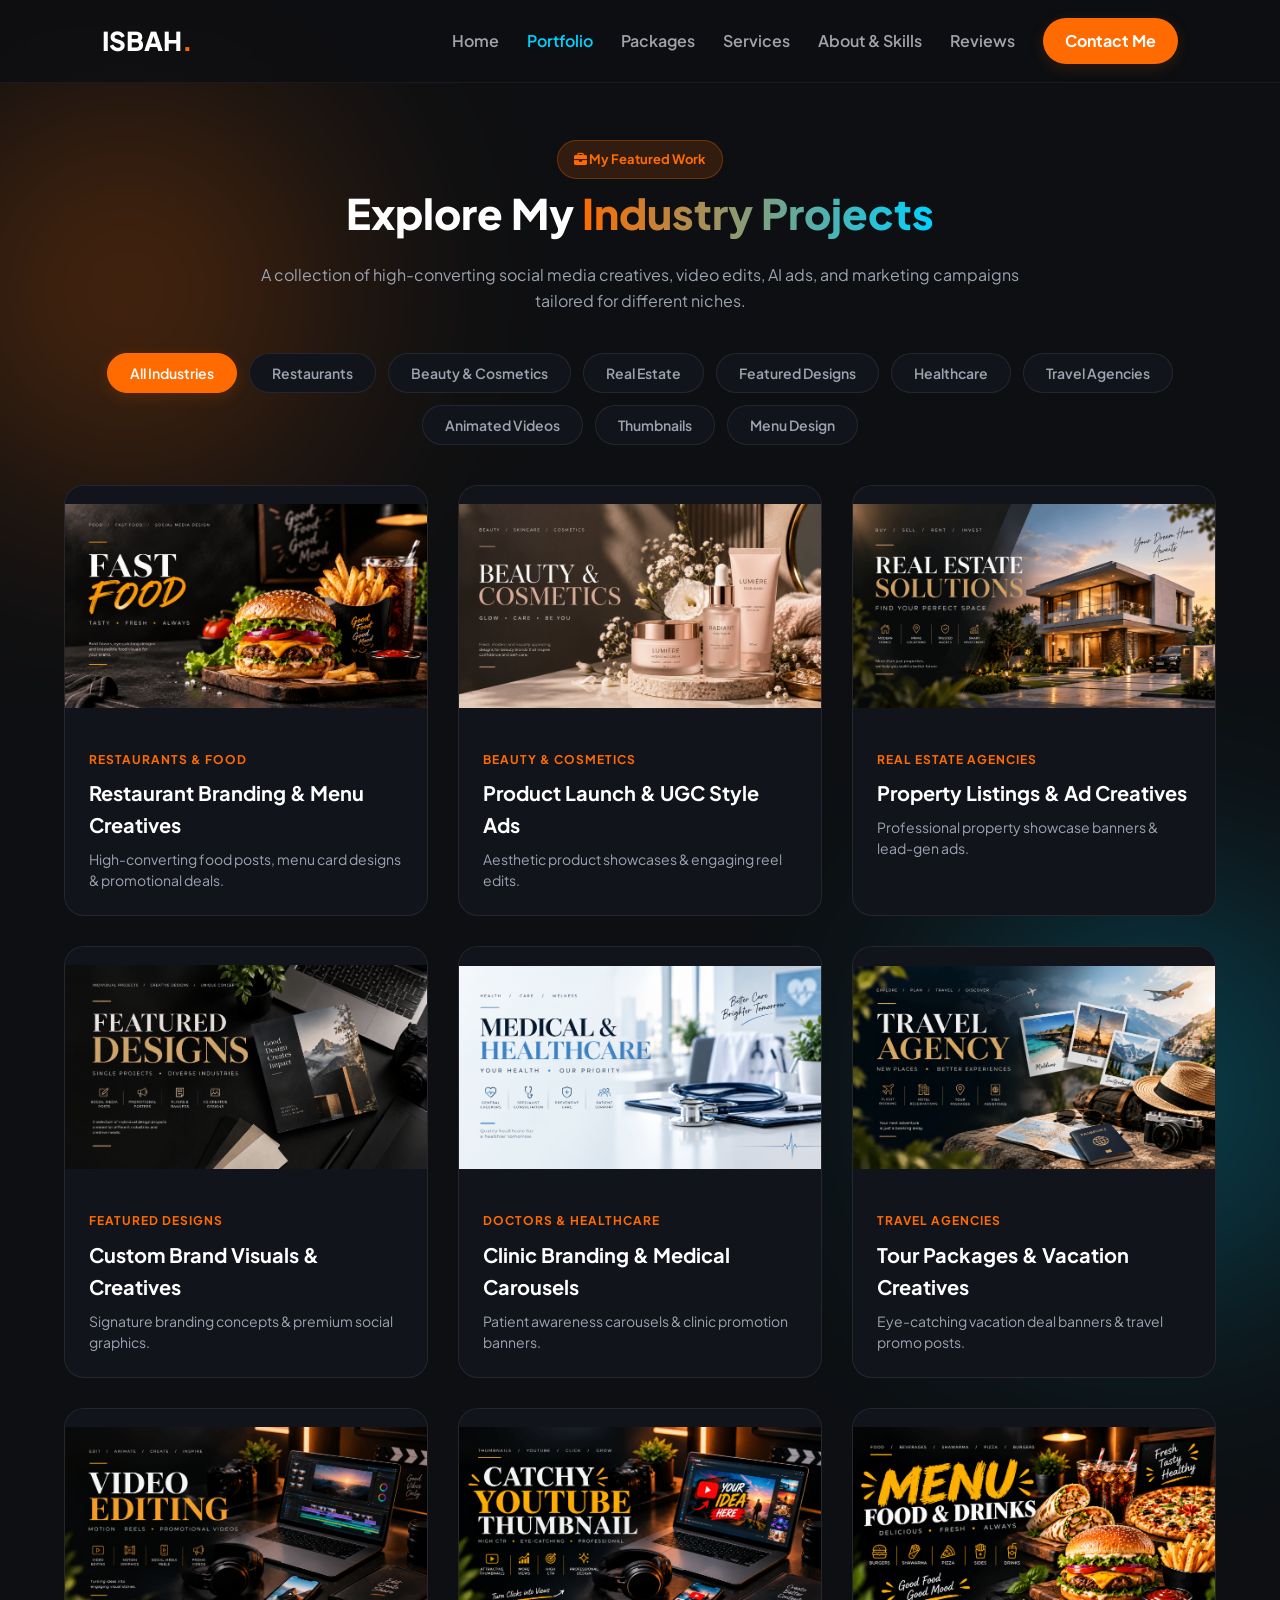
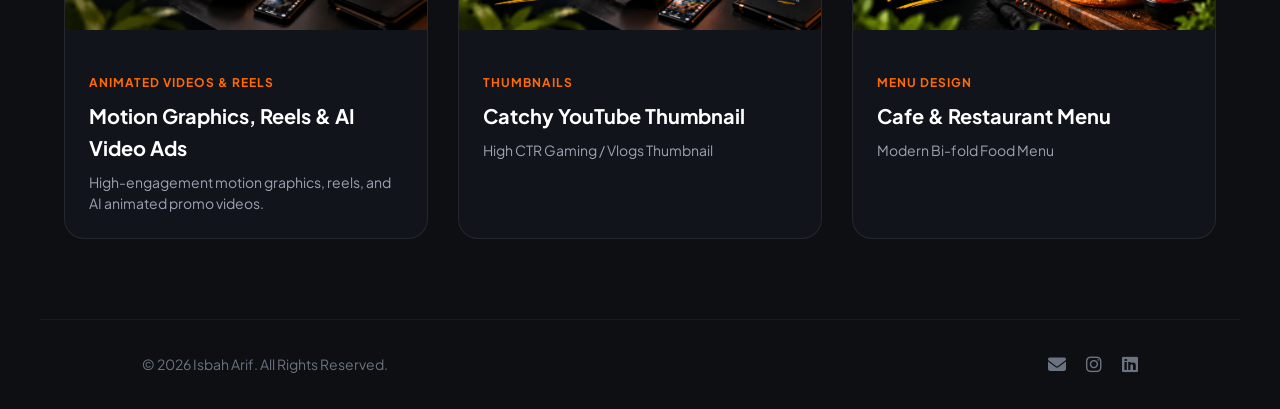
<file: portfolio.html>
<!DOCTYPE html>
<html lang="en">
<head>
  <meta charset="UTF-8">
  <meta name="viewport" content="width=device-width, initial-scale=1.0">
  <title>Portfolio | Isbah Arif</title>
  <link rel="stylesheet" href="style.css">
  <link rel="stylesheet" href="https://cdnjs.cloudflare.com/ajax/libs/font-awesome/6.4.0/css/all.min.css">
</head>
<body>

  <!-- Background Glow Blobs -->
  <div class="bg-glow blob-1"></div>
  <div class="bg-glow blob-2"></div>

  <!-- Navbar -->
 <header>
  <nav class="navbar">
    <a href="index.html" class="logo">ISBAH<span>.</span></a>
    <ul class="nav-links">
      <li><a href="index.html">Home</a></li>
      <li><a href="portfolio.html" class="active">Portfolio</a></li>
      <li><a href="packages.html">Packages</a></li> <!-- Direct link to packages.html -->
      <li><a href="index.html#services">Services</a></li>
      <li><a href="index.html#about">About & Skills</a></li>
      <li><a href="index.html#reviews">Reviews</a></li>
      <li><a href="#contact" class="btn-nav">Contact Me</a></li>
    </ul>
  </nav>
</header>
  <!-- Portfolio Header -->
  <section class="portfolio-hero">
    <span class="badge"><i class="fas fa-briefcase"></i> My Featured Work</span>
    <h1>Explore My <span class="highlight">Industry Projects</span></h1>
    <p>A collection of high-converting social media creatives, video edits, AI ads, and marketing campaigns tailored for different niches.</p>
  </section>

  <!-- Filter Category Tabs -->
  <section class="portfolio-section">
    <div class="filter-tabs">
      <button class="filter-btn active" data-filter="all">All Industries</button>
      <button class="filter-btn" data-filter="food">Restaurants</button>
      <button class="filter-btn" data-filter="beauty">Beauty & Cosmetics</button>
      <button class="filter-btn" data-filter="realestate">Real Estate</button>
      <button class="filter-btn" data-filter="featured">Featured Designs</button>
      <button class="filter-btn" data-filter="doctor">Healthcare</button>
      <button class="filter-btn" data-filter="travel">Travel Agencies</button>
      <button class="filter-btn" data-filter="video">Animated Videos</button>
      <button class="filter-btn" data-filter="thumbnail">Thumbnails</button>
      <button class="filter-btn" data-filter="menu">Menu Design</button>
    </div>

    <!-- Responsive Grid of Projects -->
    <div class="portfolio-grid">

      <!-- Item 1: Restaurants -->
      <div class="project-card" data-category="food" onclick="openProjectPage('food')">
        <div class="card-img">
          <img src="images/food-1.png" alt="Restaurants & Food" onerror="this.src='images/food-1.jpg'">
          <div class="overlay"><i class="fas fa-arrow-right"></i> View Full Collection</div>
        </div>
        <div class="card-info">
          <span class="cat-tag">Restaurants & Food</span>
          <h3>Restaurant Branding & Menu Creatives</h3>
          <p>High-converting food posts, menu card designs & promotional deals.</p>
        </div>
      </div>

      <!-- Item 2: Beauty -->
      <div class="project-card" data-category="beauty" onclick="openProjectPage('beauty')">
        <div class="card-img">
          <img src="images/beauty-1.png" alt="Beauty & Cosmetics" onerror="this.src='images/beauty-1.jpg'">
          <div class="overlay"><i class="fas fa-arrow-right"></i> View Full Collection</div>
        </div>
        <div class="card-info">
          <span class="cat-tag">Beauty & Cosmetics</span>
          <h3>Product Launch & UGC Style Ads</h3>
          <p>Aesthetic product showcases & engaging reel edits.</p>
        </div>
      </div>

      <!-- Item 3: Real Estate -->
      <div class="project-card" data-category="realestate" onclick="openProjectPage('realestate')">
        <div class="card-img">
          <img src="images/realestate-1.png" alt="Real Estate Agencies" onerror="this.src='images/realestate-1.jpg'">
          <div class="overlay"><i class="fas fa-arrow-right"></i> View Full Collection</div>
        </div>
        <div class="card-info">
          <span class="cat-tag">Real Estate Agencies</span>
          <h3>Property Listings & Ad Creatives</h3>
          <p>Professional property showcase banners & lead-gen ads.</p>
        </div>
      </div>

      <!-- Item 4: Featured Designs -->
      <div class="project-card" data-category="featured" onclick="openProjectPage('featured')">
        <div class="card-img">
          <img src="images/featured-1.png" alt="Featured Designs" onerror="this.src='images/featured-1.jpg'">
          <div class="overlay"><i class="fas fa-arrow-right"></i> View Full Collection</div>
        </div>
        <div class="card-info">
          <span class="cat-tag">Featured Designs</span>
          <h3>Custom Brand Visuals & Creatives</h3>
          <p>Signature branding concepts & premium social graphics.</p>
        </div>
      </div>

      <!-- Item 5: Doctors -->
      <div class="project-card" data-category="doctor" onclick="openProjectPage('doctor')">
        <div class="card-img">
          <img src="images/doctor-1.png" alt="Doctors & Healthcare" onerror="this.src='images/doctor-1.jpg'">
          <div class="overlay"><i class="fas fa-arrow-right"></i> View Full Collection</div>
        </div>
        <div class="card-info">
          <span class="cat-tag">Doctors & Healthcare</span>
          <h3>Clinic Branding & Medical Carousels</h3>
          <p>Patient awareness carousels & clinic promotion banners.</p>
        </div>
      </div>

      <!-- Item 6: Travel Agencies -->
      <div class="project-card" data-category="travel" onclick="openProjectPage('travel')">
        <div class="card-img">
          <img src="images/travel-1.png" alt="Travel Agencies" onerror="this.src='images/travel-1.jpg'">
          <div class="overlay"><i class="fas fa-arrow-right"></i> View Full Collection</div>
        </div>
        <div class="card-info">
          <span class="cat-tag">Travel Agencies</span>
          <h3>Tour Packages & Vacation Creatives</h3>
          <p>Eye-catching vacation deal banners & travel promo posts.</p>
        </div>
      </div>

      <!-- Item 7: Animated Videos -->
      <div class="project-card" data-category="video" onclick="openProjectPage('video')">
        <div class="card-img">
          <img src="images/video-1.png" alt="Animated Videos" onerror="this.src='images/video-1.jpg'">
          <div class="overlay"><i class="fas fa-arrow-right"></i> View Full Collection</div>
        </div>
        <div class="card-info">
          <span class="cat-tag">Animated Videos & Reels</span>
          <h3>Motion Graphics, Reels & AI Video Ads</h3>
          <p>High-engagement motion graphics, reels, and AI animated promo videos.</p>
        </div>
      </div>

      <!-- Thumbnail Item 8 (Fixed Structure) -->
      <div class="project-card" data-category="thumbnail" onclick="openProjectPage('thumbnail')">
        <div class="card-img">
          <img src="images/thumb-1.png" alt="YouTube Thumbnail Design" onerror="this.src='images/thumb-1.jpg'">
          <div class="overlay"><i class="fas fa-arrow-right"></i> View Full Collection</div>
        </div>
        <div class="card-info">
          <span class="cat-tag">Thumbnails</span>
          <h3>Catchy YouTube Thumbnail</h3>
          <p>High CTR Gaming / Vlogs Thumbnail</p>
        </div>
      </div>

      <!-- Menu Item 9 (Fixed Structure) -->
      <div class="project-card" data-category="menu" onclick="openProjectPage('menu')">
        <div class="card-img">
          <img src="images/menu-1.png" alt="Restaurant Menu Design" onerror="this.src='images/menu-1.jpg'">
          <div class="overlay"><i class="fas fa-arrow-right"></i> View Full Collection</div>
        </div>
        <div class="card-info">
          <span class="cat-tag">Menu Design</span>
          <h3>Cafe & Restaurant Menu</h3>
          <p>Modern Bi-fold Food Menu</p>
        </div>
      </div>

    </div>
  </section>

  <!-- Full Dedicated Project View Modal Page -->
  <div id="project-page" class="project-page-modal">
    <div class="project-page-header">
      <button class="back-btn" onclick="closeProjectPage()"><i class="fas fa-arrow-left"></i> Back to Portfolio</button>
    </div>
    
    <div class="project-page-content">
      <div class="project-title-box">
        <span id="page-category" class="cat-tag">CATEGORY</span>
        <h1 id="page-title">Project Title</h1>
        <p id="page-desc">Project Description</p>
      </div>

      <!-- Grid view for all images in this project -->
      <div id="page-gallery-grid" class="project-gallery-grid">
        <!-- Posts automatically loaded here -->
      </div>
    </div>
  </div>

  <!-- Footer -->
  <footer>
    <p>&copy; 2026 Isbah Arif. All Rights Reserved.</p>
    <div class="socials">
      <a href="mailto:isbadi205@gmail.com"><i class="fas fa-envelope"></i></a>
      <a href="#"><i class="fab fa-instagram"></i></a>
      <a href="#"><i class="fab fa-linkedin"></i></a>
    </div>
  </footer>

  <script src="script.js"></script>
</body>
</html>
</file>
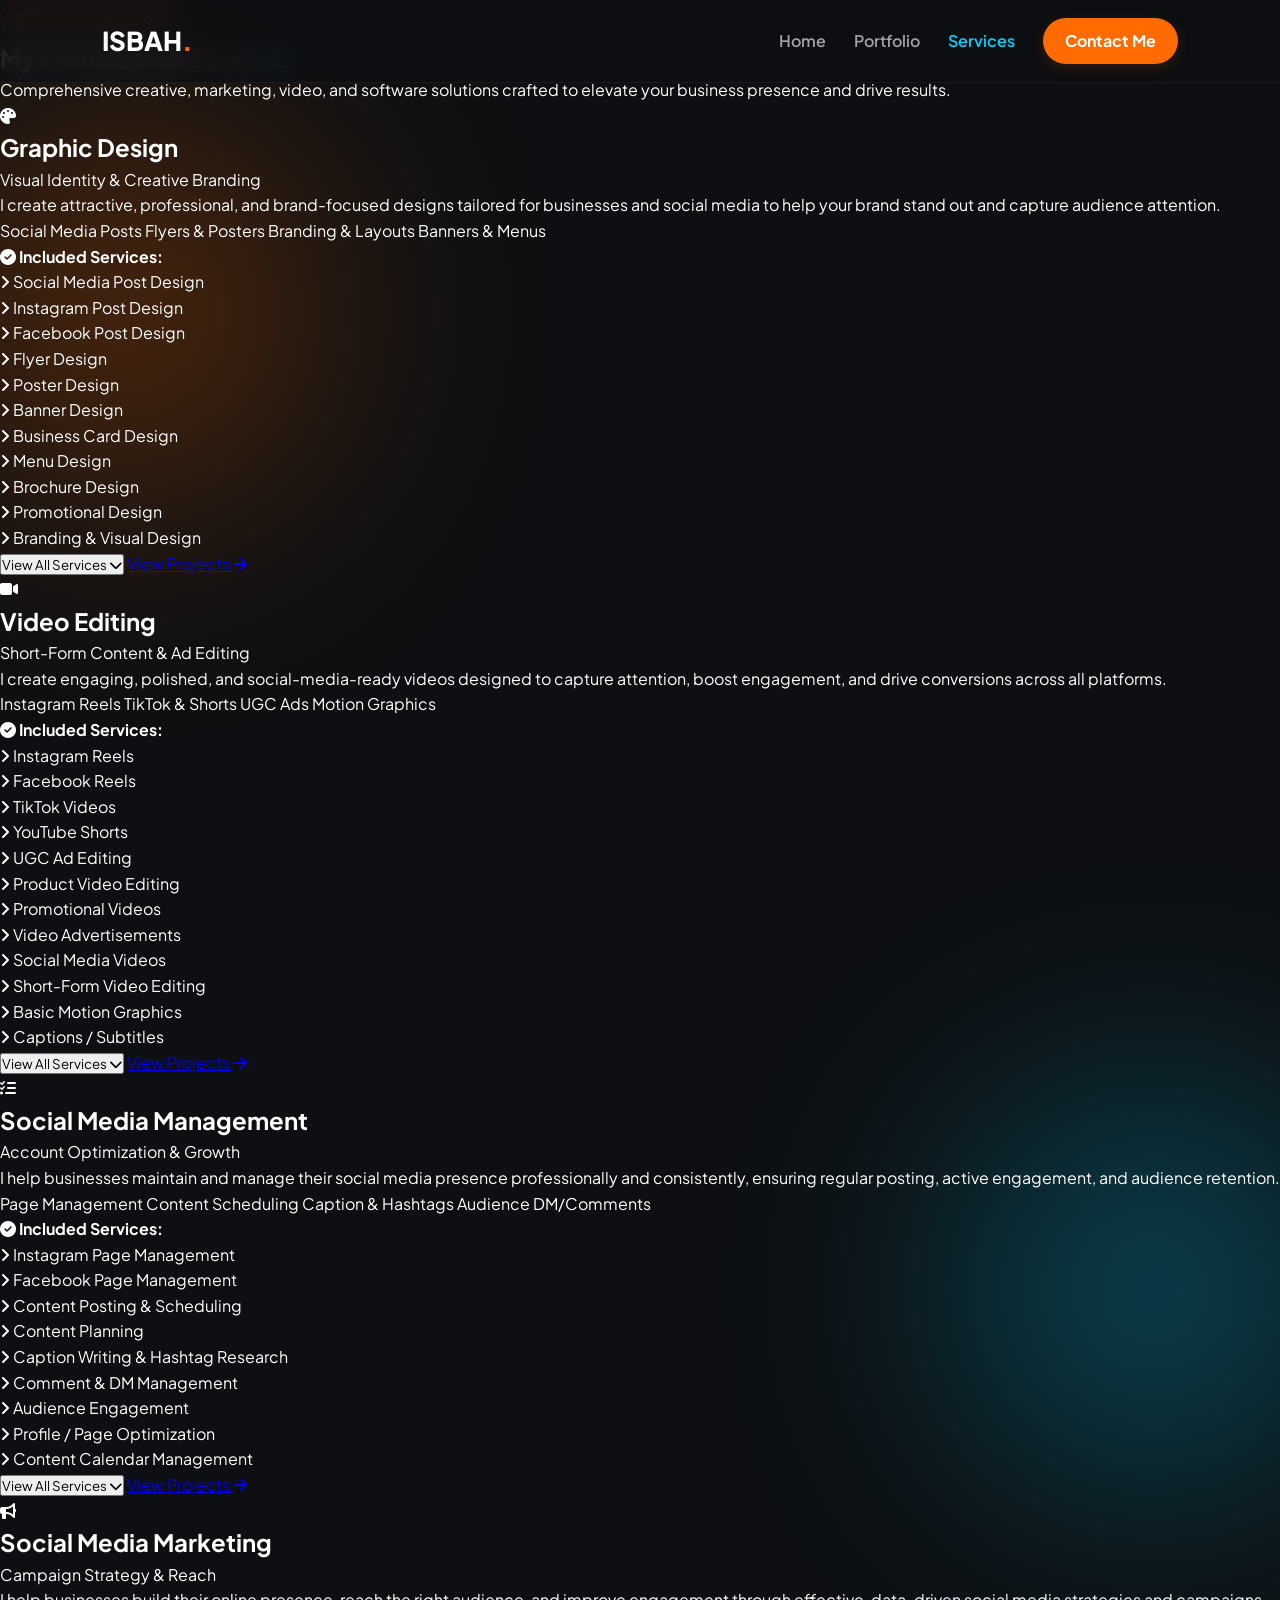
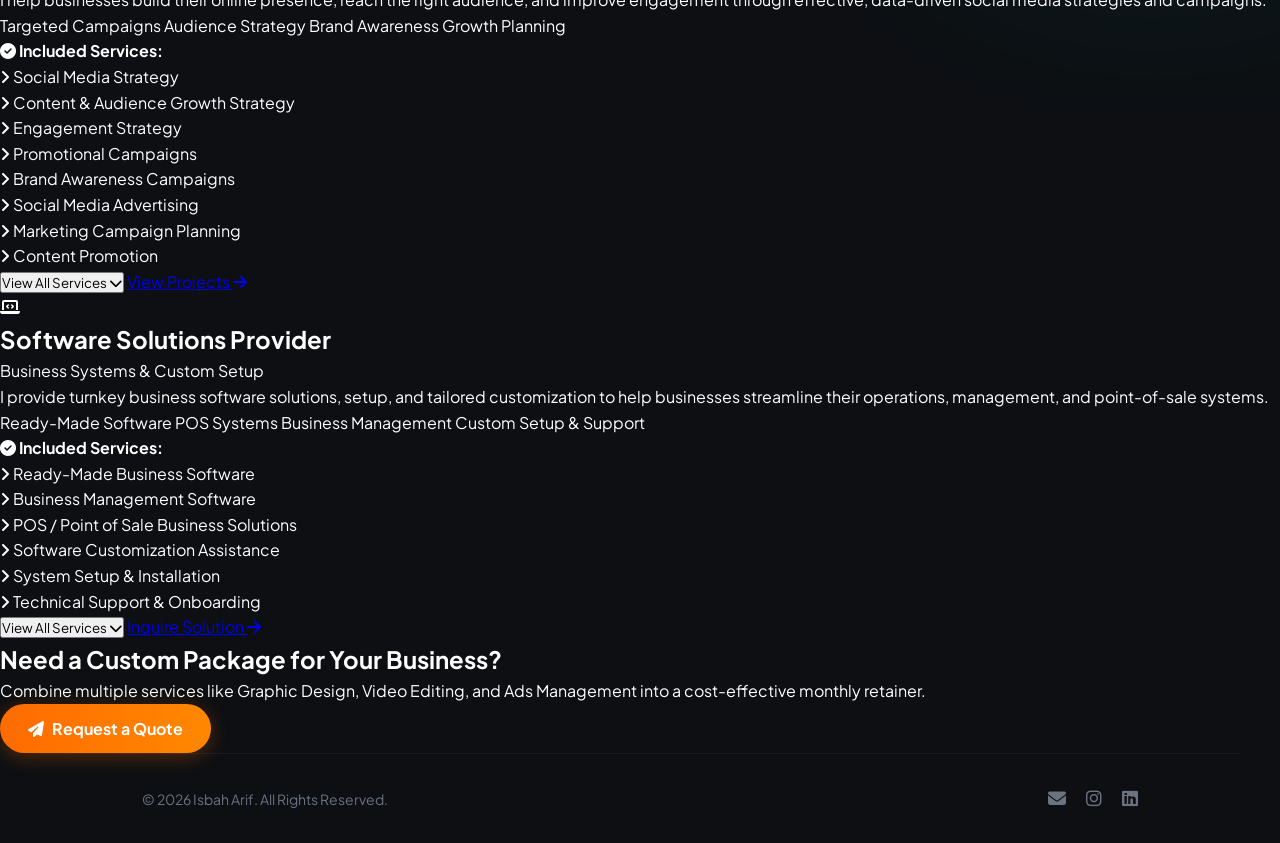
<file: service.html>
<!DOCTYPE html>
<html lang="en">
<head>
  <meta charset="UTF-8">
  <meta name="viewport" content="width=device-width, initial-scale=1.0">
  <title>Services | Isbah Arif</title>
  <link rel="stylesheet" href="style.css">
  <link rel="stylesheet" href="https://cdnjs.cloudflare.com/ajax/libs/font-awesome/6.4.0/css/all.min.css">
</head>
<body>

  <!-- Background Glowing Blobs -->
  <div class="bg-glow blob-1"></div>
  <div class="bg-glow blob-2"></div>

  <!-- Navbar -->
  <header>
    <nav class="navbar">
      <a href="index.html" class="logo">ISBAH<span>.</span></a>
      <ul class="nav-links">
        <li><a href="index.html">Home</a></li>
        <li><a href="portfolio.html">Portfolio</a></li>
        <li><a href="services.html" class="active">Services</a></li>
        <li><a href="index.html#contact" class="btn-nav">Contact Me</a></li>
      </ul>
    </nav>
  </header>

  <!-- Page Header -->
  <section class="services-page-hero">
    <span class="badge"><i class="fas fa-cubes"></i> Specialized Solutions</span>
    <h1>My Professional <span class="highlight">Services</span></h1>
    <p>Comprehensive creative, marketing, video, and software solutions crafted to elevate your business presence and drive results.</p>
  </section>

  <!-- Main Services Grid Section -->
  <section class="services-full-section">
    <div class="services-container">

      <!-- 1. GRAPHIC DESIGN -->
      <div class="service-detail-card">
        <div class="service-header">
          <div class="service-icon-box">
            <i class="fas fa-palette"></i>
          </div>
          <div class="service-title-area">
            <h2>Graphic Design</h2>
            <span class="service-tagline">Visual Identity & Creative Branding</span>
          </div>
        </div>
        
        <p class="service-desc">
          I create attractive, professional, and brand-focused designs tailored for businesses and social media to help your brand stand out and capture audience attention.
        </p>

        <!-- Preview Tags -->
        <div class="service-tags">
          <span>Social Media Posts</span>
          <span>Flyers & Posters</span>
          <span>Branding & Layouts</span>
          <span>Banners & Menus</span>
        </div>

        <!-- Collapsible Full List -->
        <div class="expandable-list" id="graphic-list">
          <h4><i class="fas fa-check-circle"></i> Included Services:</h4>
          <ul>
            <li><i class="fas fa-angle-right"></i> Social Media Post Design</li>
            <li><i class="fas fa-angle-right"></i> Instagram Post Design</li>
            <li><i class="fas fa-angle-right"></i> Facebook Post Design</li>
            <li><i class="fas fa-angle-right"></i> Flyer Design</li>
            <li><i class="fas fa-angle-right"></i> Poster Design</li>
            <li><i class="fas fa-angle-right"></i> Banner Design</li>
            <li><i class="fas fa-angle-right"></i> Business Card Design</li>
            <li><i class="fas fa-angle-right"></i> Menu Design</li>
            <li><i class="fas fa-angle-right"></i> Brochure Design</li>
            <li><i class="fas fa-angle-right"></i> Promotional Design</li>
            <li><i class="fas fa-angle-right"></i> Branding & Visual Design</li>
          </ul>
        </div>

        <div class="card-actions">
          <button class="btn-toggle" onclick="toggleService('graphic-list', this)">
            <span>View All Services</span> <i class="fas fa-chevron-down"></i>
          </button>
          <a href="portfolio.html?filter=graphic" class="btn-card-action">View Projects <i class="fas fa-arrow-right"></i></a>
        </div>
      </div>

      <!-- 2. VIDEO EDITING -->
      <div class="service-detail-card">
        <div class="service-header">
          <div class="service-icon-box">
            <i class="fas fa-video"></i>
          </div>
          <div class="service-title-area">
            <h2>Video Editing</h2>
            <span class="service-tagline">Short-Form Content & Ad Editing</span>
          </div>
        </div>

        <p class="service-desc">
          I create engaging, polished, and social-media-ready videos designed to capture attention, boost engagement, and drive conversions across all platforms.
        </p>

        <div class="service-tags">
          <span>Instagram Reels</span>
          <span>TikTok & Shorts</span>
          <span>UGC Ads</span>
          <span>Motion Graphics</span>
        </div>

        <div class="expandable-list" id="video-list">
          <h4><i class="fas fa-check-circle"></i> Included Services:</h4>
          <ul>
            <li><i class="fas fa-angle-right"></i> Instagram Reels</li>
            <li><i class="fas fa-angle-right"></i> Facebook Reels</li>
            <li><i class="fas fa-angle-right"></i> TikTok Videos</li>
            <li><i class="fas fa-angle-right"></i> YouTube Shorts</li>
            <li><i class="fas fa-angle-right"></i> UGC Ad Editing</li>
            <li><i class="fas fa-angle-right"></i> Product Video Editing</li>
            <li><i class="fas fa-angle-right"></i> Promotional Videos</li>
            <li><i class="fas fa-angle-right"></i> Video Advertisements</li>
            <li><i class="fas fa-angle-right"></i> Social Media Videos</li>
            <li><i class="fas fa-angle-right"></i> Short-Form Video Editing</li>
            <li><i class="fas fa-angle-right"></i> Basic Motion Graphics</li>
            <li><i class="fas fa-angle-right"></i> Captions / Subtitles</li>
          </ul>
        </div>

        <div class="card-actions">
          <button class="btn-toggle" onclick="toggleService('video-list', this)">
            <span>View All Services</span> <i class="fas fa-chevron-down"></i>
          </button>
          <a href="portfolio.html?filter=video" class="btn-card-action">View Projects <i class="fas fa-arrow-right"></i></a>
        </div>
      </div>

      <!-- 3. SOCIAL MEDIA MANAGEMENT -->
      <div class="service-detail-card">
        <div class="service-header">
          <div class="service-icon-box">
            <i class="fas fa-tasks"></i>
          </div>
          <div class="service-title-area">
            <h2>Social Media Management</h2>
            <span class="service-tagline">Account Optimization & Growth</span>
          </div>
        </div>

        <p class="service-desc">
          I help businesses maintain and manage their social media presence professionally and consistently, ensuring regular posting, active engagement, and audience retention.
        </p>

        <div class="service-tags">
          <span>Page Management</span>
          <span>Content Scheduling</span>
          <span>Caption & Hashtags</span>
          <span>Audience DM/Comments</span>
        </div>

        <div class="expandable-list" id="smm-list">
          <h4><i class="fas fa-check-circle"></i> Included Services:</h4>
          <ul>
            <li><i class="fas fa-angle-right"></i> Instagram Page Management</li>
            <li><i class="fas fa-angle-right"></i> Facebook Page Management</li>
            <li><i class="fas fa-angle-right"></i> Content Posting & Scheduling</li>
            <li><i class="fas fa-angle-right"></i> Content Planning</li>
            <li><i class="fas fa-angle-right"></i> Caption Writing & Hashtag Research</li>
            <li><i class="fas fa-angle-right"></i> Comment & DM Management</li>
            <li><i class="fas fa-angle-right"></i> Audience Engagement</li>
            <li><i class="fas fa-angle-right"></i> Profile / Page Optimization</li>
            <li><i class="fas fa-angle-right"></i> Content Calendar Management</li>
          </ul>
        </div>

        <div class="card-actions">
          <button class="btn-toggle" onclick="toggleService('smm-list', this)">
            <span>View All Services</span> <i class="fas fa-chevron-down"></i>
          </button>
          <a href="portfolio.html?filter=marketing" class="btn-card-action">View Projects <i class="fas fa-arrow-right"></i></a>
        </div>
      </div>

      <!-- 4. SOCIAL MEDIA MARKETING -->
      <div class="service-detail-card">
        <div class="service-header">
          <div class="service-icon-box">
            <i class="fas fa-bullhorn"></i>
          </div>
          <div class="service-title-area">
            <h2>Social Media Marketing</h2>
            <span class="service-tagline">Campaign Strategy & Reach</span>
          </div>
        </div>

        <p class="service-desc">
          I help businesses build their online presence, reach the right audience, and improve engagement through effective, data-driven social media strategies and campaigns.
        </p>

        <div class="service-tags">
          <span>Targeted Campaigns</span>
          <span>Audience Strategy</span>
          <span>Brand Awareness</span>
          <span>Growth Planning</span>
        </div>

        <div class="expandable-list" id="smmk-list">
          <h4><i class="fas fa-check-circle"></i> Included Services:</h4>
          <ul>
            <li><i class="fas fa-angle-right"></i> Social Media Strategy</li>
            <li><i class="fas fa-angle-right"></i> Content & Audience Growth Strategy</li>
            <li><i class="fas fa-angle-right"></i> Engagement Strategy</li>
            <li><i class="fas fa-angle-right"></i> Promotional Campaigns</li>
            <li><i class="fas fa-angle-right"></i> Brand Awareness Campaigns</li>
            <li><i class="fas fa-angle-right"></i> Social Media Advertising</li>
            <li><i class="fas fa-angle-right"></i> Marketing Campaign Planning</li>
            <li><i class="fas fa-angle-right"></i> Content Promotion</li>
          </ul>
        </div>

        <div class="card-actions">
          <button class="btn-toggle" onclick="toggleService('smmk-list', this)">
            <span>View All Services</span> <i class="fas fa-chevron-down"></i>
          </button>
          <a href="portfolio.html?filter=marketing" class="btn-card-action">View Projects <i class="fas fa-arrow-right"></i></a>
        </div>
      </div>

      <!-- 5. SOFTWARE SOLUTIONS PROVIDER -->
      <div class="service-detail-card highlight-card">
        <div class="service-header">
          <div class="service-icon-box">
            <i class="fas fa-laptop-code"></i>
          </div>
          <div class="service-title-area">
            <h2>Software Solutions Provider</h2>
            <span class="service-tagline">Business Systems & Custom Setup</span>
          </div>
        </div>

        <p class="service-desc">
          I provide turnkey business software solutions, setup, and tailored customization to help businesses streamline their operations, management, and point-of-sale systems.
        </p>

        <div class="service-tags">
          <span>Ready-Made Software</span>
          <span>POS Systems</span>
          <span>Business Management</span>
          <span>Custom Setup & Support</span>
        </div>

        <div class="expandable-list" id="software-list">
          <h4><i class="fas fa-check-circle"></i> Included Services:</h4>
          <ul>
            <li><i class="fas fa-angle-right"></i> Ready-Made Business Software</li>
            <li><i class="fas fa-angle-right"></i> Business Management Software</li>
            <li><i class="fas fa-angle-right"></i> POS / Point of Sale Business Solutions</li>
            <li><i class="fas fa-angle-right"></i> Software Customization Assistance</li>
            <li><i class="fas fa-angle-right"></i> System Setup & Installation</li>
            <li><i class="fas fa-angle-right"></i> Technical Support & Onboarding</li>
          </ul>
        </div>

        <div class="card-actions">
          <button class="btn-toggle" onclick="toggleService('software-list', this)">
            <span>View All Services</span> <i class="fas fa-chevron-down"></i>
          </button>
          <a href="index.html#contact" class="btn-card-action">Inquire Solution <i class="fas fa-arrow-right"></i></a>
        </div>
      </div>

    </div>
  </section>

  <!-- CTA Banner -->
  <section class="services-cta">
    <div class="cta-inner">
      <h2>Need a Custom Package for Your Business?</h2>
      <p>Combine multiple services like Graphic Design, Video Editing, and Ads Management into a cost-effective monthly retainer.</p>
      <a href="mailto:isbadi205@gmail.com" class="btn btn-primary"><i class="fas fa-paper-plane"></i> Request a Quote</a>
    </div>
  </section>

  <!-- Footer -->
  <footer>
    <p>&copy; 2026 Isbah Arif. All Rights Reserved.</p>
    <div class="socials">
      <a href="mailto:isbadi205@gmail.com" title="Email"><i class="fas fa-envelope"></i></a>
      <a href="#" title="Instagram"><i class="fab fa-instagram"></i></a>
      <a href="#" title="LinkedIn"><i class="fab fa-linkedin"></i></a>
    </div>
  </footer>

  <script src="script.js"></script>
</body>
</html>
</file>
<file: style.css>
@import url('https://fonts.googleapis.com/css2?family=Plus+Jakarta+Sans:wght@300;400;500;600;700;800&display=swap');

/* ==========================================================================
   1. GLOBAL VARIABLES & RESET
   ========================================================================== */
* {
  margin: 0;
  padding: 0;
  box-sizing: border-box;
  font-family: 'Plus Jakarta Sans', sans-serif;
  scroll-behavior: smooth;
}

:root {
  --bg-dark: #0d0f12;
  --bg-card: #12141c;
  --bg-card-hover: #1a1d29;
  --primary: #ff6b00;
  --primary-hover: #e05d00;
  --text-main: #ffffff;
  --text-muted: #9ca3af;
  --border-color: rgba(255, 255, 255, 0.08);
  --border-highlight: rgba(255, 107, 0, 0.3);
  --glow: rgba(255, 107, 0, 0.15);
  --accent-blue: #00d2ff;
}

body {
  background-color: var(--bg-dark);
  color: var(--text-main);
  line-height: 1.6;
  overflow-x: hidden;
  position: relative;
}

/* Background Glowing Blobs */
.bg-glow {
  position: absolute;
  width: 380px;
  height: 380px;
  border-radius: 50%;
  filter: blur(130px);
  opacity: 0.3;
  z-index: -1;
  pointer-events: none;
  animation: float 9s infinite alternate ease-in-out;
}
.blob-1 { background: var(--primary); top: 5%; left: -5%; }
.blob-2 { background: var(--accent-blue); top: 45%; right: -5%; }
.blob-3 { background: var(--primary); top: 85%; left: 10%; }

@keyframes float {
  0% { transform: translateY(0px) scale(1); }
  100% { transform: translateY(50px) scale(1.1); }
}

/* ==========================================================================
   2. HEADER & NAVIGATION
   ========================================================================== */
header {
  padding: 18px 8%;
  position: fixed;
  width: 100%;
  top: 0;
  background: rgba(13, 15, 18, 0.85);
  backdrop-filter: blur(14px);
  z-index: 1000;
  border-bottom: 1px solid rgba(255, 255, 255, 0.05);
}

.navbar {
  display: flex;
  justify-content: space-between;
  align-items: center;
  max-width: 1200px;
  margin: 0 auto;
}

.logo {
  font-size: 26px;
  font-weight: 800;
  color: #fff;
  text-decoration: none;
}
.logo span { color: var(--primary); }

.nav-links {
  display: flex;
  list-style: none;
  gap: 28px;
  align-items: center;
}

.nav-links a {
  color: #a1a1aa;
  text-decoration: none;
  font-weight: 600;
  transition: 0.3s;
}

.nav-links a:hover,
.nav-links a.active {
  color: var(--accent-blue);
}

/* Contact Button */
.btn-nav, 
a.btn-nav, 
header .btn-nav {
  background-color: var(--primary) !important;
  color: #ffffff !important;
  text-decoration: none !important;  
  padding: 10px 22px !important;
  border-radius: 30px !important;
  font-weight: 700 !important;
  display: inline-block !important;
  text-align: center;
  border: none !important;
  box-shadow: 0 4px 15px var(--glow);
  transition: 0.3s ease;
}

.btn-nav:hover,
a.btn-nav:hover,
header .btn-nav:hover {
  background-color: var(--primary-hover) !important;
  color: #ffffff !important;
  transform: translateY(-2px);
  box-shadow: 0 6px 20px rgba(255, 107, 0, 0.4);
}

/* ==========================================================================
   3. HERO SECTION
   ========================================================================== */
.hero {
  min-height: 100vh;
  padding: 140px 8% 60px;
  display: flex;
  align-items: center;
  justify-content: space-between;
  gap: 40px;
  max-width: 1200px;
  margin: 0 auto;
}

.badge {
  background: rgba(255, 107, 0, 0.15);
  color: var(--primary);
  padding: 8px 16px;
  border-radius: 20px;
  font-size: 13px;
  font-weight: 700;
  border: 1px solid rgba(255, 107, 0, 0.3);
  display: inline-block;
}

.hero h1 {
  font-size: 56px;
  margin: 18px 0 10px;
  line-height: 1.1;
  font-weight: 800;
}

.highlight {
  background: linear-gradient(90deg, var(--primary), var(--accent-blue));
  -webkit-background-clip: text;
  -webkit-text-fill-color: transparent;
}

.tagline {
  font-size: 20px;
  color: #e4e4e7;
  margin-bottom: 8px;
  font-weight: 600;
}

.sub-text {
  color: var(--text-muted);
  margin-bottom: 30px;
}

.hero-btns {
  display: flex;
  gap: 15px;
}

.btn {
  padding: 12px 28px;
  border-radius: 30px;
  text-decoration: none;
  font-weight: 700;
  transition: 0.3s;
  display: inline-flex;
  align-items: center;
  gap: 8px;
}

.btn-primary {
  background: linear-gradient(90deg, var(--primary), #ff8800);
  color: #fff;
  box-shadow: 0 4px 20px rgba(255, 107, 0, 0.3);
}

.btn-primary:hover {
  transform: translateY(-3px);
  box-shadow: 0 6px 25px rgba(255, 107, 0, 0.5);
}

.btn-secondary {
  border: 1px solid rgba(255, 255, 255, 0.2);
  color: #fff;
}

.btn-secondary:hover {
  border-color: var(--accent-blue);
  color: var(--accent-blue);
}

/* Hero Image & Vertical Badge Layout */
.hero-image {
  position: relative;
  width: 300px;
  height: 360px;
  flex-shrink: 0;
  display: flex;
  align-items: center;
  justify-content: center;
}

.img-frame {
  width: 100%;
  height: 100%;
  background: rgba(255, 255, 255, 0.02);
  border: 2px dashed rgba(0, 210, 255, 0.3);
  border-radius: 24px;
  overflow: hidden;
}

.img-frame img {
  width: 100%;
  height: 100%;
  object-fit: cover;
}

/* Original Vertical Floating Badge */
.floating-badge {
  position: absolute !important;
  bottom: 20px !important;
  left: -35px !important;
  width: 125px !important;
  background: rgba(15, 17, 21, 0.95) !important;
  border: 1px solid var(--accent-blue) !important;
  padding: 14px 10px !important;
  border-radius: 20px !important;
  text-align: center !important;
  backdrop-filter: blur(10px) !important;
  box-shadow: 0 10px 25px rgba(0, 0, 0, 0.6) !important;
  display: flex !important;
  flex-direction: column !important;
  align-items: center !important;
  justify-content: center !important;
  gap: 4px !important;
  z-index: 20 !important;
}

.floating-badge i {
  color: var(--accent-blue);
  font-size: 18px;
}

.floating-badge .badge-num {
  font-size: 18px;
  font-weight: 800;
  color: var(--accent-blue);
  line-height: 1;
}

.floating-badge .badge-text {
  font-size: 11px;
  font-weight: 700;
  color: #ffffff;
  line-height: 1.2;
  text-transform: uppercase;
  letter-spacing: 0.5px;
}

/* ==========================================================================
   4. MARQUEE & STATS
   ========================================================================== */
.marquee-section {
  padding: 30px 0;
  text-align: center;
  background: rgba(255, 255, 255, 0.01);
  border-top: 1px solid rgba(255, 255, 255, 0.03);
  border-bottom: 1px solid rgba(255, 255, 255, 0.03);
}

.marquee-title {
  font-size: 12px;
  letter-spacing: 2px;
  color: #6b7280;
  margin-bottom: 15px;
  font-weight: 700;
}

.marquee-container { overflow: hidden; white-space: nowrap; }

.marquee-track {
  display: inline-block;
  animation: marquee 18s linear infinite;
}

.marquee-track span {
  font-size: 14px;
  font-weight: 700;
  color: var(--text-muted);
  margin: 0 30px;
}

.marquee-track i { color: var(--primary); margin-right: 6px; }

@keyframes marquee {
  0% { transform: translateX(0); }
  100% { transform: translateX(-50%); }
}

.stats {
  display: flex;
  justify-content: space-around;
  padding: 50px 8%;
  background: rgba(255, 255, 255, 0.02);
  margin: 40px 0;
  border-top: 1px solid rgba(255, 255, 255, 0.04);
  border-bottom: 1px solid rgba(255, 255, 255, 0.04);
}

.stat-card { text-align: center; }

.stat-card h2, 
.stat-card span, 
.counter-num,
.counter-float,
.stat-number {
  display: inline-block;
  font-size: 42px !important;
  font-weight: 800 !important;
  color: var(--accent-blue) !important;
}

.stat-card p {
  color: var(--text-muted);
  margin-top: 6px;
  font-size: 14px;
}

/* ==========================================================================
   5. SERVICES & SKILLS
   ========================================================================== */
.services, .skills-section, .contact-cta {
  padding: 70px 8%;
  max-width: 1200px;
  margin: 0 auto;
}

.section-title { text-align: center; margin-bottom: 50px; }
.section-title h2 { font-size: 38px; }
.section-title h2 span { color: var(--primary); }
.section-title p { color: var(--text-muted); margin-top: 6px; }

.services-grid {
  display: grid;
  grid-template-columns: repeat(auto-fit, minmax(290px, 1fr));
  gap: 25px;
}

.service-card {
  background: rgba(255, 255, 255, 0.02);
  padding: 32px;
  border-radius: 20px;
  border: 1px solid rgba(255, 255, 255, 0.05);
  transition: 0.3s;
}

.service-card:hover {
  transform: translateY(-8px);
  border-color: var(--primary);
  box-shadow: 0 10px 30px rgba(255, 107, 0, 0.15);
}

.card-icon {
  width: 50px;
  height: 50px;
  background: rgba(255, 107, 0, 0.1);
  border-radius: 12px;
  display: flex;
  align-items: center;
  justify-content: center;
  font-size: 22px;
  color: var(--primary);
  margin-bottom: 20px;
}

.service-card h3 { margin-bottom: 12px; font-size: 20px; }
.service-card p { color: var(--text-muted); font-size: 14px; line-height: 1.6; }

.skills-wrapper {
  max-width: 800px;
  margin: 0 auto;
  display: flex;
  flex-direction: column;
  gap: 20px;
}

.skill-box {
  background: rgba(255, 255, 255, 0.02);
  padding: 18px 24px;
  border-radius: 14px;
  border: 1px solid rgba(255, 255, 255, 0.04);
}

.skill-info {
  display: flex;
  justify-content: space-between;
  font-weight: 600;
  margin-bottom: 10px;
  font-size: 15px;
}

.progress-bar {
  width: 100%;
  height: 8px;
  background: rgba(255, 255, 255, 0.08);
  border-radius: 10px;
  overflow: hidden;
}

.progress {
  height: 100%;
  background: linear-gradient(90deg, var(--primary), var(--accent-blue));
  border-radius: 10px;
}

/* Contact CTA */
.cta-box {
  background: linear-gradient(135deg, rgba(255,107,0,0.1), rgba(0,210,255,0.1));
  border: 1px solid rgba(0,210,255,0.2);
  border-radius: 24px;
  padding: 50px 30px;
  text-align: center;
}

.cta-box h2 { font-size: 34px; margin-bottom: 12px; }
.cta-box h2 span { color: var(--accent-blue); }
.cta-box p { color: var(--text-muted); margin-bottom: 25px; }

.email-copy-wrapper {
  display: inline-flex;
  align-items: center;
  gap: 15px;
  background: #0f1115;
  padding: 10px 20px;
  border-radius: 40px;
  border: 1px solid rgba(255,255,255,0.1);
}

.email-link {
  color: var(--primary);
  text-decoration: none;
  font-weight: 700;
  font-size: 18px;
}

#copyBtn {
  background: var(--accent-blue);
  border: none;
  padding: 8px 16px;
  border-radius: 20px;
  font-weight: 700;
  color: #000;
  cursor: pointer;
  transition: 0.3s;
}

#copyBtn:hover { background: #fff; }
.copy-msg { display: none; margin-top: 15px; color: var(--accent-blue); font-weight: 600; font-size: 14px; }

/* ==========================================================================
   6. PORTFOLIO CARDS & GRID
   ========================================================================== */
.portfolio-hero {
  text-align: center;
  padding: 140px 20px 40px;
  max-width: 800px;
  margin: 0 auto;
}

.portfolio-hero h1 { 
  font-size: 42px; 
  font-weight: 800; 
  margin-bottom: 16px; 
  color: #fff;
}

.portfolio-hero p { 
  color: var(--text-muted); 
  font-size: 16px; 
}

.portfolio-section { 
  max-width: 1200px; 
  margin: 0 auto 80px; 
  padding: 0 24px; 
}

.filter-tabs { 
  display: flex; 
  justify-content: center; 
  flex-wrap: wrap; 
  gap: 12px; 
  margin-bottom: 40px; 
}

.filter-btn {
  background: var(--bg-card);
  color: var(--text-muted);
  border: 1px solid var(--border-color);
  padding: 10px 22px;
  border-radius: 25px;
  font-size: 14px;
  font-weight: 600;
  cursor: pointer;
  transition: 0.3s ease;
  white-space: nowrap;
}

.filter-btn:hover, 
.filter-btn.active {
  background: var(--primary);
  color: #fff;
  border-color: var(--primary);
  box-shadow: 0 4px 15px var(--glow);
}

.portfolio-grid {
  display: grid;
  grid-template-columns: repeat(auto-fill, minmax(340px, 1fr));
  gap: 30px;
  width: 100%;
}

.project-card {
  background: var(--bg-card);
  border: 1px solid var(--border-color);
  border-radius: 20px;
  overflow: hidden;
  cursor: pointer;
  transition: all 0.3s ease;
  display: flex;
  flex-direction: column;
}

.project-card:hover {
  transform: translateY(-8px);
  border-color: var(--border-highlight);
  background: var(--bg-card-hover);
  box-shadow: 0 10px 30px rgba(0, 0, 0, 0.4);
}

.card-img { 
  position: relative; 
  width: 100%; 
  height: 240px; 
  overflow: hidden; 
}

.card-img img { 
  width: 100%; 
  height: 100%; 
  object-fit: cover; 
  transition: transform 0.5s ease; 
}

.project-card:hover .card-img img { 
  transform: scale(1.05); 
}

.card-img .overlay {
  position: absolute;
  top: 0; left: 0; width: 100%; height: 100%;
  background: rgba(9, 10, 15, 0.6);
  display: flex; align-items: center; justify-content: center; gap: 8px;
  color: #fff; font-weight: 600; opacity: 0; transition: opacity 0.3s ease;
}

.project-card:hover .card-img .overlay { 
  opacity: 1; 
}

.card-info { 
  padding: 24px; 
  flex-grow: 1;
}

.cat-tag {
  color: var(--primary);
  font-size: 12px;
  font-weight: 700;
  letter-spacing: 1px;
  text-transform: uppercase;
  display: block;
  margin-bottom: 8px;
}

.card-info h3 { 
  font-size: 20px; 
  font-weight: 700; 
  margin-bottom: 8px; 
  color: #fff; 
}

.card-info p { 
  color: var(--text-muted); 
  font-size: 14px; 
  line-height: 1.5; 
}

/* Full Project Page Modal */
.project-page-modal {
  display: none;
  position: fixed;
  top: 0; left: 0; width: 100%; height: 100%;
  background: #090a0f;
  z-index: 99999;
  overflow-y: auto;
  padding: 40px 8%;
}

.project-page-modal.active { 
  display: block; 
  animation: fadeIn 0.3s ease; 
}

@keyframes fadeIn {
  from { opacity: 0; transform: translateY(20px); }
  to { opacity: 1; transform: translateY(0); }
}

.project-page-header { margin-bottom: 30px; }

.back-btn {
  background: rgba(255, 255, 255, 0.08);
  color: #fff;
  border: 1px solid rgba(255, 255, 255, 0.1);
  padding: 12px 24px;
  border-radius: 30px;
  cursor: pointer;
  font-size: 15px;
  font-weight: 600;
  transition: 0.3s ease;
  display: inline-flex;
  align-items: center;
  gap: 8px;
}

.back-btn:hover { 
  background: var(--primary); 
  color: #fff; 
  border-color: var(--primary); 
}

.project-title-box { text-align: center; margin-bottom: 50px; }
.project-title-box h1 { font-size: 36px; font-weight: 800; color: #fff; margin: 10px 0; }
.project-title-box p { color: var(--text-muted); max-width: 600px; margin: 0 auto; font-size: 15px; }

/* Masonry Grid inside Modal */
.project-gallery-grid {
  column-count: 3;
  column-gap: 18px;
  margin-bottom: 60px;
}

.gallery-item {
  display: inline-block;
  width: 100%;
  margin-bottom: 18px;
  break-inside: avoid;
  -webkit-column-break-inside: avoid;
  background: var(--bg-card);
  border-radius: 12px;
  overflow: hidden;
  border: 1px solid var(--border-color);
  transition: transform 0.3s ease;
}

.gallery-item:hover { transform: translateY(-4px); border-color: var(--primary); }
.gallery-item img { width: 100%; height: auto; display: block; }

/* ==========================================================================
   7. REVIEWS SECTION & PROOF MODAL
   ========================================================================== */
.reviews-section {
  padding: 80px 8%;
  max-width: 1200px;
  margin: 0 auto;
  text-align: center;
}

.reviews-section .section-title {
  text-align: center;
  margin-bottom: 40px;
}

.reviews-grid {
  display: grid;
  grid-template-columns: repeat(auto-fit, minmax(300px, 1fr));
  gap: 25px;
  justify-content: center;
  align-items: stretch;
  margin: 0 auto;
}

.review-card {
  background: #18181c;
  border: 1px solid rgba(255, 255, 255, 0.1);
  border-radius: 16px;
  padding: 30px 25px;
  text-align: center;
  display: flex;
  flex-direction: column;
  align-items: center;
  justify-content: space-between;
  transition: transform 0.3s ease, border-color 0.3s ease;
}

.review-card:hover {
  transform: translateY(-5px);
  border-color: #ff5722;
}

.stars {
  font-size: 16px;
  margin-bottom: 12px;
}

.review-text {
  color: #ccc;
  font-size: 14.5px;
  line-height: 1.6;
  margin-bottom: 20px;
  text-align: center;
}

.client-detail h4 {
  color: #fff;
  font-size: 16px;
  margin-bottom: 4px;
}

.client-role {
  color: #888;
  font-size: 12px;
  display: block;
}

.btn-proof {
  margin-top: 18px;
  background: rgba(37, 211, 102, 0.1);
  color: #25d366;
  border: 1px solid rgba(37, 211, 102, 0.3);
  padding: 8px 16px;
  border-radius: 8px;
  cursor: pointer;
  font-size: 13px;
  font-weight: 500;
  display: inline-flex;
  align-items: center;
  gap: 8px;
  transition: 0.3s;
}

.btn-proof:hover {
  background: #25d366;
  color: #000;
}

.proof-modal {
  display: none !important;
  position: fixed !important;
  top: 0 !important;
  left: 0 !important;
  width: 100vw !important;
  height: 100vh !important;
  background-color: rgba(0, 0, 0, 0.9) !important;
  backdrop-filter: blur(8px);
  z-index: 999999 !important;
  align-items: center !important;
  justify-content: center !important;
}

.proof-modal.active {
  display: flex !important;
}

.proof-modal .modal-content {
  max-width: 85% !important;
  max-height: 80vh !important;
  border-radius: 12px;
  box-shadow: 0 10px 40px rgba(0, 0, 0, 0.8);
  border: 2px solid rgba(255, 255, 255, 0.2);
  object-fit: contain;
}

.proof-modal .close-modal {
  position: absolute;
  top: 25px;
  right: 35px;
  color: #fff;
  font-size: 40px;
  font-weight: bold;
  cursor: pointer;
  z-index: 1000000 !important;
}

/* ==========================================================================
   8. FOOTER & RESPONSIVE
   ========================================================================== */
footer {
  padding: 30px 8%;
  max-width: 1200px;
  margin: 0 auto;
  display: flex;
  justify-content: space-between;
  align-items: center;
  border-top: 1px solid rgba(255, 255, 255, 0.05);
  color: #6b7280;
  font-size: 14px;
}

.socials a { color: #6b7280; margin-left: 18px; font-size: 18px; transition: 0.3s; }
.socials a:hover { color: var(--primary); }

@media (max-width: 1024px) { 
  .portfolio-grid { grid-template-columns: repeat(auto-fill, minmax(280px, 1fr)); }
  .project-gallery-grid { column-count: 2; } 
}

@media (max-width: 768px) {
  .hero { flex-direction: column; text-align: center; padding-top: 120px; }
  .hero-btns { justify-content: center; }
  .img-frame img { width: 100%; max-width: 300px; }
  footer { flex-direction: column; gap: 16px; text-align: center; }
}

@media (max-width: 600px) { 
  .portfolio-grid { grid-template-columns: 1fr; }
  .project-gallery-grid { column-count: 1; } 
}
/* ==========================================
   MOBILE RESPONSIVE FIXES (Max Width 768px)
   ========================================== */
@media (max-width: 768px) {
  /* 1. Header & Navbar Optimization */
  header {
    padding: 10px 4% !important;
  }
  
  .navbar {
    display: flex !important;
    flex-wrap: nowrap !important;
    align-items: center !important;
    justify-content: space-between !important;
    gap: 5px !important;
  }

  .logo {
    font-size: 18px !important;
    letter-spacing: -0.5px !important;
  }

  /* Ek hi line mein saare links fit karne ke liye */
  .nav-links {
    display: flex !important;
    flex-wrap: nowrap !important;
    gap: 6px !important;
    padding: 0 !important;
    margin: 0 !important;
    overflow-x: auto !important; /* Agar screen bohot choti ho to smooth horizontal bar */
    -webkit-overflow-scrolling: touch;
    scrollbar-width: none; /* Hide scrollbar for clean UI */
  }

  .nav-links::-webkit-scrollbar {
    display: none;
  }

  .nav-links li a {
    font-size: 11px !important;
    padding: 4px 6px !important;
    white-space: nowrap !important;
  }

  .btn-nav {
    padding: 5px 10px !important;
    font-size: 11px !important;
    border-radius: 15px !important;
  }

  /* 2. Hero Section & Subheadings */
  .hero, .portfolio-hero, .packages-hero {
    padding-top: 90px !important;
    padding-bottom: 20px !important;
  }

  h1 {
    font-size: 26px !important;
    line-height: 1.3 !important;
  }

  p {
    font-size: 13px !important;
  }

  /* 3. Category Buttons Compact View */
  .category-buttons, .filter-buttons, .category-tabs {
    display: flex !important;
    flex-wrap: wrap !important;
    justify-content: center !important;
    gap: 6px !important;
    margin: 15px auto 20px !important;
    padding: 0 5px !important;
  }

  .pkg-tab-label, .filter-btn, .cat-btn, .pkg-tab-btn {
    font-size: 11px !important;
    padding: 6px 12px !important;
    border-radius: 20px !important;
    gap: 4px !important;
  }

  .pkg-tab-label i, .filter-btn i, .cat-btn i {
    font-size: 10px !important;
  }

  /* 4. Portfolio & Package Grid Fixes */
  .pkg-group.show-group, .portfolio-grid {
    grid-template-columns: 1fr !important;
    gap: 15px !important;
    padding: 0 4% !important;
  }

  .package-card, .portfolio-card {
    padding: 20px 16px !important;
  }
}
/* ======================================================
   COMPLETE MOBILE RESPONSIVE FIXES (Sleek & Professional)
   ====================================================== */
@media screen and (max-width: 768px) {
  
  /* 1. Header & Navbar Adjustment */
  header {
    padding: 10px 3% !important;
  }

  .navbar {
    display: flex !important;
    justify-content: space-between !important;
    align-items: center !important;
    gap: 8px !important;
  }

  .logo {
    font-size: 16px !important;
    font-weight: 800 !important;
  }

  /* Single Line Compact Navbar Links */
  .nav-links {
    display: flex !important;
    flex-wrap: nowrap !important;
    align-items: center !important;
    gap: 4px !important;
    padding: 0 !important;
    margin: 0 !important;
    overflow-x: auto !important;
    -webkit-overflow-scrolling: touch;
    scrollbar-width: none;
  }

  .nav-links::-webkit-scrollbar {
    display: none;
  }

  .nav-links li a {
    font-size: 11px !important;
    padding: 4px 6px !important;
    white-space: nowrap !important;
  }

  .btn-nav {
    padding: 4px 10px !important;
    font-size: 11px !important;
    border-radius: 15px !important;
  }

  /* 2. Hero Section & Main Headings Sizing */
  .hero, .portfolio-hero, .packages-hero {
    padding: 90px 15px 25px !important;
    text-align: center !important;
  }

  .badge, .badge-pill {
    font-size: 11px !important;
    padding: 5px 12px !important;
    margin-bottom: 10px !important;
  }

  .hero h1, .portfolio-hero h1, .packages-hero h1 {
    font-size: 26px !important;
    line-height: 1.25 !important;
    margin-bottom: 10px !important;
  }

  .hero p, .portfolio-hero p, .packages-hero p, .hero-subtitle {
    font-size: 13px !important;
    line-height: 1.5 !important;
    max-width: 100% !important;
    margin-bottom: 20px !important;
  }

  /* 3. Hero CTA Buttons Sizing Fix (Chota aur Balanced Look) */
  .hero-btns, .cta-buttons, .hero-buttons {
    display: flex !important;
    justify-content: center !important;
    align-items: center !important;
    gap: 10px !important;
    width: 100% !important;
  }

  .btn-primary, .btn-secondary, .hero-btns a, .cta-buttons a {
    padding: 10px 18px !important;
    font-size: 12px !important;
    font-weight: 700 !important;
    border-radius: 25px !important;
    width: auto !important;
    min-width: unset !important;
    display: inline-flex !important;
    align-items: center !important;
    justify-content: center !important;
    gap: 6px !important;
  }

  .btn-primary i, .btn-secondary i, .hero-btns a i {
    font-size: 11px !important;
  }

  /* 4. Category Filter Buttons Sizing Fix */
  .category-buttons, .filter-buttons, .category-tabs {
    display: flex !important;
    flex-wrap: wrap !important;
    justify-content: center !important;
    gap: 8px !important;
    margin: 15px auto 20px !important;
    padding: 0 5px !important;
  }

  .pkg-tab-label, .filter-btn, .cat-btn, .pkg-tab-btn {
    font-size: 11px !important;
    padding: 7px 14px !important;
    border-radius: 20px !important;
    gap: 6px !important;
  }

  .pkg-tab-label i, .filter-btn i, .cat-btn i {
    font-size: 10px !important;
  }

  /* 5. Cards & Grids Sizing Adjustments */
  .pkg-group.show-group, .portfolio-grid, .services-grid, .skills-grid {
    grid-template-columns: 1fr !important;
    gap: 16px !important;
    padding: 0 3% !important;
  }

  .package-card, .portfolio-card, .service-card, .review-card {
    padding: 20px 16px !important;
    border-radius: 16px !important;
  }

  .pkg-header h3, .service-card h3 {
    font-size: 18px !important;
  }

  .pkg-price {
    font-size: 28px !important;
    margin-bottom: 15px !important;
  }

  .pkg-features li {
    font-size: 12px !important;
    margin-bottom: 8px !important;
  }

  .pkg-btn {
    padding: 10px 0 !important;
    font-size: 12px !important;
    border-radius: 20px !important;
  }
}
/* ======================================================
   MOBILE PROFILE IMAGE & BADGE FIXES (Max Width 768px)
   ====================================================== */
@media screen and (max-width: 768px) {

  /* Profile Image Wrapper & Image Sizing */
  .hero-img-container, .profile-img-box, .about-img-box {
    max-width: 220px !important; /* Mobile par picture ka size chota kar diya */
    margin: 20px auto 15px !important;
    position: relative !important;
  }

  .hero-img-container img, .profile-img-box img, .about-img-box img {
    width: 100% !important;
    height: auto !important;
    border-radius: 20px !important; /* Sleek rounded corners */
    object-fit: cover !important;
  }

  /* Floating Badge (Client Satisfaction) Compact Look */
  .floating-badge, .badge-experience, .badge-satisfaction {
    padding: 6px 12px !important;
    border-radius: 20px !important;
    font-size: 10px !important;
    gap: 6px !important;
    box-shadow: 0 4px 15px rgba(0,0,0,0.4) !important;
    
    /* Position adjust for smaller screen */
    bottom: 10px !important;
    right: -5px !important;
    max-width: 150px !important;
  }

  .floating-badge i, .badge-satisfaction i {
    font-size: 11px !important;
  }

  .floating-badge span, .badge-satisfaction span {
    font-size: 10px !important;
    line-height: 1.2 !important;
  }
}
/* ======================================================
   INDEX.HTML COMPLETE MOBILE COMPACT & SLEEK STYLING
   ====================================================== */
@media screen and (max-width: 768px) {

  /* 1. Brand Marquee Slider (Chota & Sleek View) */
  .marquee-section {
    padding: 15px 0 !important;
  }

  .marquee-title {
    font-size: 10px !important;
    letter-spacing: 1px !important;
    margin-bottom: 8px !important;
  }

  .marquee-track span {
    font-size: 11px !important;
    padding: 0 12px !important;
  }

  .marquee-track i {
    font-size: 10px !important;
    margin-right: 4px !important;
  }

  /* 2. Stats Section (4 Columns in Single Row) */
  .stats {
    display: grid !important;
    grid-template-columns: repeat(4, 1fr) !important;
    gap: 6px !important;
    padding: 15px 8px !important;
  }

  .stat-card {
    padding: 8px 4px !important;
    text-align: center !important;
  }

  .counter-num, .counter-float {
    font-size: 18px !important;
    font-weight: 800 !important;
    margin-bottom: 2px !important;
  }

  .stat-card p {
    font-size: 9px !important;
    line-height: 1.1 !important;
    margin: 0 !important;
    white-space: nowrap !important;
  }

  /* 3. Section Titles (Headings Choti Kar Di Hain) */
  .section-title {
    margin-bottom: 20px !important;
  }

  .section-title h2 {
    font-size: 20px !important;
    margin-bottom: 6px !important;
  }

  .section-title p {
    font-size: 11px !important;
    line-height: 1.3 !important;
  }

  /* 4. Specialities / Services (3 Cards Side-by-Side Horizontal Scroll/Grid View) */
  .services-grid {
    display: grid !important;
    grid-template-columns: repeat(3, 1fr) !important; /* Laptop ki tarah teeno sath */
    gap: 8px !important;
    padding: 0 5px !important;
  }

  .service-card {
    padding: 12px 8px !important;
    border-radius: 12px !important;
    text-align: center !important;
  }

  .card-icon {
    width: 32px !important;
    height: 32px !important;
    font-size: 14px !important;
    margin: 0 auto 8px !important;
  }

  .service-card h3 {
    font-size: 11px !important;
    line-height: 1.2 !important;
    margin-bottom: 6px !important;
    font-weight: 700 !important;
  }

  .service-card p {
    font-size: 9.5px !important;
    line-height: 1.3 !important;
  }

  /* 5. Client Reviews (Compact Grid View) */
  .reviews-section {
    padding: 30px 10px !important;
  }

  .reviews-grid {
    display: grid !important;
    grid-template-columns: repeat(3, 1fr) !important;
    gap: 8px !important;
  }

  .review-card {
    padding: 12px 8px !important;
    border-radius: 12px !important;
  }

  .stars {
    font-size: 10px !important;
    margin-bottom: 6px !important;
  }

  .review-text {
    font-size: 10px !important;
    line-height: 1.3 !important;
    margin-bottom: 8px !important;
  }

  .client-detail h4 {
    font-size: 11px !important;
  }

  .client-role {
    font-size: 9px !important;
  }

  .btn-proof {
    padding: 5px 8px !important;
    font-size: 9px !important;
    margin-top: 8px !important;
  }

  /* 6. Skillset Section (Compact Progress Bars) */
  .skills-section {
    padding: 30px 12px !important;
  }

  .skill-box {
    margin-bottom: 12px !important;
  }

  .skill-info {
    font-size: 11px !important;
    margin-bottom: 4px !important;
  }

  .progress-bar {
    height: 6px !important;
    border-radius: 10px !important;
  }

  /* 7. Contact CTA Email Section (Compact Container) */
  .contact-cta {
    padding: 30px 10px !important;
  }

  .cta-box {
    padding: 20px 12px !important;
    border-radius: 16px !important;
  }

  .cta-box h2 {
    font-size: 18px !important;
    margin-bottom: 8px !important;
  }

  .cta-box p {
    font-size: 11px !important;
    margin-bottom: 15px !important;
  }

  .email-copy-wrapper {
    flex-direction: row !important;
    gap: 6px !important;
    justify-content: center !important;
  }

  .email-link {
    font-size: 11px !important;
    padding: 8px 12px !important;
  }

  #copyBtn {
    padding: 8px 12px !important;
    font-size: 11px !important;
  }
}

  .stat-item, .counter-box {
    text-align: center !important;
    padding: 8px 12px !important;
  }

  /* Stat Numbers Ko Chota Banane Ke Liye */
  .stat-item h2, .stat-item h3, .counter-box h3, .stat-number {
    font-size: 22px !important; /* Numbers ka size chota kar diya */
    font-weight: 800 !important;
    line-height: 1 !important;
    margin-bottom: 4px !important;
  }

  /* Stat Labels (Projects Completed, Happy Clients text) */
  .stat-item p, .counter-box p, .stat-label {
    font-size: 10px !important; /* Label text compact kar diya */
    line-height: 1.2 !important;
    margin: 0 !important;
    color: var(--text-muted) !important;
    white-space: nowrap !important;
  }
}
/* ======================================================
   SUPER COMPACT / MICRO FIX: HERO IMAGE, BADGE & STATS
   ====================================================== */
@media screen and (max-width: 768px) {

  /* 1. Hero Image Container Ko Aur Chota Kar Diya (110px) */
  .hero-image {
    max-width: 110px !important;
    margin: 10px auto 12px !important;
    position: relative !important;
  }

  .img-frame {
    width: 100% !important;
    height: 110px !important;
    border-radius: 10px !important;
    overflow: hidden !important;
  }

  .img-frame img {
    width: 100% !important;
    height: 100% !important;
    object-fit: cover !important;
  }

  /* 2. Floating Badge (Micro Size) */
  .floating-badge {
    padding: 3px 6px !important;
    border-radius: 6px !important;
    border: 1px solid var(--primary) !important;
    bottom: -5px !important;
    left: -8px !important;
    background: rgba(18, 20, 28, 0.95) !important;
  }

  .floating-badge i {
    font-size: 7px !important;
  }

  .badge-num {
    font-size: 9px !important;
    font-weight: 800 !important;
    line-height: 1 !important;
  }

  .badge-text {
    font-size: 7px !important;
    line-height: 1 !important;
  }

  /* 3. Stat Numbers Ko Aur Chota Kar Diya (12px Font Size) */
  .stats {
    display: grid !important;
    grid-template-columns: repeat(4, 1fr) !important;
    gap: 2px !important;
    padding: 6px 2px !important;
    margin-top: 10px !important;
  }

  .stat-card {
    padding: 2px 1px !important;
  }

  .counter-num, .counter-float {
    font-size: 12px !important; /* Extremely neat and small numbers */
    font-weight: 800 !important;
    line-height: 1 !important;
    margin-bottom: 2px !important;
  }

  .stat-card p {
    font-size: 7.5px !important;
    line-height: 1 !important;
    margin: 0 !important;
    white-space: nowrap !important;
  }
}
/* ======================================================
   FORCED SPECIFICITY FIX FOR HERO IMAGE & STAT NUMBERS
   ====================================================== */
@media screen and (max-width: 768px) {

  /* Profile Picture Outer & Inner Frame */
  section.hero .hero-image,
  div.hero-image,
  .hero-image .img-frame {
    width: 100px !important;
    max-width: 100px !important;
    height: 100px !important;
    max-height: 100px !important;
    margin: 10px auto !important;
    border-radius: 10px !important;
  }

  .hero-image .img-frame img {
    width: 100% !important;
    height: 100% !important;
    object-fit: cover !important;
  }

  /* 100% Client Satisfaction Badge */
  .hero-image .floating-badge {
    padding: 2px 6px !important;
    bottom: -5px !important;
    left: -10px !important;
    border-radius: 6px !important;
  }

  .hero-image .floating-badge .badge-num {
    font-size: 8px !important;
    line-height: 1 !important;
  }

  .hero-image .floating-badge .badge-text {
    font-size: 6px !important;
    line-height: 1 !important;
  }

  /* Bottom Counter Numbers (150+, 35+, 50+, 4.9/5) */
  section.stats .stat-card h2.counter-num,
  section.stats .stat-card h2.counter-float,
  .counter-num,
  .counter-float {
    font-size: 13px !important;
    font-weight: 800 !important;
    line-height: 1 !important;
    margin-bottom: 2px !important;
  }

  section.stats .stat-card p {
    font-size: 7.5px !important;
    line-height: 1 !important;
    margin: 0 !important;
  }
}
/* ======================================================
   PORTFOLIO.HTML MOBILE COMPACT FIX
   ====================================================== */
@media screen and (max-width: 768px) {

  /* 1. Portfolio Hero Section Sizing */
  .portfolio-hero,
  section.portfolio-hero {
    padding: 75px 12px 15px !important;
    text-align: center !important;
  }

  /* Badge: "My Featured Work" */
  .portfolio-hero .badge,
  .portfolio-hero .badge-pill,
  .portfolio-hero span {
    font-size: 10px !important;
    padding: 3px 10px !important;
    margin-bottom: 8px !important;
    display: inline-block !important;
  }

  /* Heading: "Explore My Industry Projects" */
  .portfolio-hero h1 {
    font-size: 20px !important;
    line-height: 1.25 !important;
    margin-bottom: 8px !important;
    font-weight: 800 !important;
  }

  /* Subtitle Text */
  .portfolio-hero p {
    font-size: 11px !important;
    line-height: 1.4 !important;
    max-width: 95% !important;
    margin: 0 auto 15px !important;
    color: var(--text-muted, #9ca3af) !important;
  }

  /* 2. Category Filter Buttons Grid (Super Compact & Clean) */
  .filter-buttons,
  .portfolio-filters,
  .category-buttons,
  .filter-container {
    display: flex !important;
    flex-wrap: wrap !important;
    justify-content: center !important;
    gap: 5px !important;
    padding: 0 4px !important;
    margin: 10px auto 20px !important;
  }

  /* Individual Category Pill Buttons */
  .filter-btn,
  .cat-btn, .portfolio-hero button,
  .filter-buttons button {
    font-size: 10px !important;
    padding: 5px 10px !important;
    border-radius: 15px !important;
    font-weight: 600 !important;
    white-space: nowrap !important;
    line-height: 1.2 !important;
  }

  /* 3. Portfolio Project Cards Grid (2 Columns or Single Column Sleek) */
  .portfolio-grid {
    display: grid !important;
    grid-template-columns: repeat(auto-fit, minmax(140px, 1fr)) !important;
    gap: 10px !important;
    padding: 0 8px !important;
  }

  .portfolio-card {
    padding: 10px !important;
    border-radius: 12px !important;
  }

  .portfolio-card img {
    border-radius: 8px !important;
  }

  .portfolio-card h3 {
    font-size: 12px !important;
    margin: 6px 0 2px !important;
  }

  .portfolio-card p {
    font-size: 9.5px !important;
  }
}
/* ======================================================
   PORTFOLIO CARDS COMPACT FIX (HIDE WHITE TEXT ON MOBILE)
   ====================================================== */
@media screen and (max-width: 768px) {

  /* 1. Portfolio Cards Grid Adjustment */
  .portfolio-grid {
    display: grid !important;
    grid-template-columns: repeat(2, 1fr) !important; /* 2 Columns Side by Side */
    gap: 10px !important;
    padding: 0 8px !important;
  }

  /* Card Outer Box Padding Reduction */
  .portfolio-card, 
  .project-card {
    padding: 10px !important;
    border-radius: 12px !important;
    text-align: center !important;
  }

  /* Picture Height & Radius */
  .portfolio-card img, 
  .project-card img {
    height: 110px !important;
    object-fit: cover !important;
    border-radius: 8px !important;
    margin-bottom: 8px !important;
  }

  /* Orange Category Tag (RESTAURANTS & FOOD, BEAUTY & COSMETICS) */
  .portfolio-card .category-tag,
  .portfolio-card span,
  .portfolio-card h4,
  .project-card span {
    font-size: 10px !important;
    font-weight: 800 !important;
    color: var(--primary, #ff6b00) !important;
    text-transform: uppercase !important;
    letter-spacing: 0.5px !important;
    margin: 0 !important;
    display: block !important;
  }

  /* 2. White Headings & Paragraph Descriptions Ko Hide Kar Diya */
  .portfolio-card h3,
  .portfolio-card p,
  .project-card h3,
  .project-card p {
    display: none !important; /* Bada white text aur paragraph completely hide ho jayega */
  }

  /* Card Action / View Button (Upar Khinchne Ke Liye) */
  .portfolio-card .card-btn,
  .portfolio-card a {
    margin-top: 6px !important;
    padding: 4px 8px !important;
    font-size: 9px !important;
    border-radius: 12px !important;
  }
}
/* ======================================================
   ULTIMATE PORTFOLIO CLEAN & COMPACT MOBILE FIX
   ====================================================== */
@media screen and (max-width: 768px) {

  /* 1. Upar Ka Sub Text, Badge Aur Buttons Completely Hide */
  .portfolio-hero,
  .portfolio-hero *,
  .portfolio-filters,
  .filter-buttons,
  .category-buttons,
  .filter-container {
    display: none !important;
    height: 0 !important;
    margin: 0 !important;
    padding: 0 !important;
  }

  /* 2. Direct Cards Grid (Navbar ke niche se tight start) */
  .portfolio-grid,
  .projects-grid,
  main {
    padding-top: 75px !important;
    display: grid !important;
    grid-template-columns: repeat(2, 1fr) !important;
    gap: 8px !important;
    align-items: start !important;
    align-content: start !important;
  }

  /* 3. Cards Light & Compact Outer Shrink */
  .portfolio-card,
  .project-card,
  div[class*="card"] {
    height: auto !important;
    min-height: 0 !important;
    max-height: none !important;
    padding: 6px !important;
    margin: 0 !important;
    display: flex !important;
    flex-direction: column !important;
    align-items: center !important;
    border-radius: 10px !important;
  }

  /* 4. Image Height Control */
  .portfolio-card img,
  .project-card img {
    width: 100% !important;
    height: 90px !important;
    object-fit: cover !important;
    border-radius: 6px !important;
    margin-bottom: 4px !important;
  }

  /* 5. Card Ke Andar Ka Extra Text/Heading Complete Hide */
  .portfolio-card h3,
  .portfolio-card p,
  .portfolio-card a,
  .portfolio-card .btn,
  .project-card h3,
  .project-card p {
    display: none !important;
  }

  /* 6. Bas Orange Category Name Picture Ke Niche Compact Dikhay */
  .portfolio-card span,
  .portfolio-card h4,
  .portfolio-card .category-tag,
  .project-card span {
    display: block !important;
    font-size: 9px !important;
    font-weight: 800 !important;
    color: var(--primary, #ff6b00) !important;
    text-align: center !important;
    margin: 0 !important;
    line-height: 1.1 !important;
  }
}
/* ======================================================
   EXACT TARGETED FIX FOR PORTFOLIO.HTML (MOBILE ONLY)
   ====================================================== */
@media screen and (max-width: 768px) {

  /* 1. Top Header Text & Filter Category Buttons Ko Hide Kar Diya */
  .portfolio-hero,
  .filter-tabs {
    display: none !important;
  }

  /* 2. Direct Cards Grid Alignment (Navbar ke niche se tight grid) */
  .portfolio-section {
    padding-top: 70px !important;
  }

  .portfolio-grid {
    display: grid !important;
    grid-template-columns: repeat(2, 1fr) !important;
    gap: 8px !important;
    align-items: start !important;
  }

  /* 3. Card Container Length & Space Fixed */
  .project-card {
    height: auto !important;
    min-height: 0 !important;
    padding: 6px !important;
    margin: 0 !important;
    display: flex !important;
    flex-direction: column !important;
    border-radius: 10px !important;
  }

  .card-img {
    height: auto !important;
    margin-bottom: 4px !important;
  }

  .card-img img {
    width: 100% !important;
    height: 95px !important;
    object-fit: cover !important;
    border-radius: 6px !important;
    display: block !important;
  }

  /* Image ke upar ka hover overlay remove */
  .card-img .overlay {
    display: none !important;
  }

  /* 4. Card Info Wrapper & Inner Spacing Fix */
  .card-info {
    padding: 2px 0 0 0 !important;
    margin: 0 !important;
    text-align: center !important;
  }

  /* 5. White Headings (h3) aur White Paragraphs (p) Ko Remove Kar Diya */
  .card-info h3,
  .card-info p {
    display: none !important;
  }

  /* 6. Orange Tag (Restaurants & Food, Beauty & Cosmetics etc.) Picture ke bilkul niche fit */
  .card-info .cat-tag {
    display: block !important;
    font-size: 9px !important;
    font-weight: 800 !important;
    color: var(--primary, #ff6b00) !important;
    text-align: center !important;
    margin: 0 !important;
    padding: 0 !important;
    line-height: 1.1 !important;
  }
}
/* ======================================================
   FIX: ALIGN STAR & 100% IN THE SAME LINE (DESKTOP & MOBILE)
   ====================================================== */
.floating-badge {
  display: flex !important;
  flex-direction: row !important; /* Star aur 100% ko ek row mein lane ke liye */
  align-items: center !important;
  justify-content: center !important;
  gap: 6px !important;
  width: auto !important;
  padding: 8px 12px !important;
}

.floating-badge i {
  font-size: 14px !important;
  margin: 0 !important;
}

/* Number aur text ke container ko vertical stack karne ke liye */
.floating-badge div, 
.floating-badge span.badge-content {
  display: flex !important;
  flex-direction: column !important;
  align-items: flex-start !important;
}

.floating-badge .badge-num {
  font-size: 14px !important;
  font-weight: 800 !important;
  line-height: 1 !important;
}

.floating-badge .badge-text {
  font-size: 8px !important;
  font-weight: 700 !important;
  line-height: 1.1 !important;
  white-space: nowrap !important;
}
/* ======================================================
   FIX: REMOVE TOP GAP ABOVE PORTFOLIO CARDS (MOBILE)
   ====================================================== */
@media screen and (max-width: 768px) {

  /* Portfolio section ka top padding bilkul zero kar diya */
  .portfolio-section {
    padding-top: 10px !important;
    margin-top: 0 !important;
  }

  /* Portfolio grid ka top margin khatam */
  .portfolio-grid {
    margin-top: 0 !important;
    padding-top: 0 !important;
  }
}
/* ======================================================
   FIX: PREVENT PORTFOLIO CARD THUMBNAILS FROM CROPPING
   ====================================================== */
.card-img img {
  width: 100% !important;
  height: 100% !important;
  object-fit: contain !important; /* Image crop hone se bachane ke liye */
  background-color: var(--bg-card) !important; /* Agar side mein space aaye toh dark background match ho jaye */
}
/* ======================================================
   PERFECT STATS FIX: 2x2 GRID LAYOUT FOR MOBILE
   ====================================================== */
@media screen and (max-width: 768px) {

  .stats {
    display: grid !important;
    grid-template-columns: repeat(2, 1fr) !important; /* 2 columns per row */
    gap: 12px 8px !important;
    padding: 20px 10px !important;
    text-align: center !important;
  }

  .stat-card {
    padding: 10px !important;
    background: rgba(255, 255, 255, 0.02) !important;
    border: 1px solid rgba(255, 255, 255, 0.05) !important;
    border-radius: 12px !important;
  }

  .counter-num, 
  .counter-float, 
  .stat-card h2, 
  .stat-number {
    font-size: 22px !important;
    font-weight: 800 !important;
    line-height: 1 !important;
  }

  .stat-card p {
    font-size: 11px !important;
    line-height: 1.2 !important;
    margin-top: 4px !important;
    white-space: nowrap !important;
  }
}


  .pkg-header h3 {
    font-size: 18px !important;
    margin-bottom: 6px !important;
  }

  .pkg-header p {
    font-size: 13px !important;
    margin-bottom: 12px !important;
  }

  .pkg-price {
    font-size: 24px !important;
    margin-bottom: 15px !important;
  }

  .pkg-features {
    margin-bottom: 20px !important;
  }

  .pkg-features li {
    font-size: 12px !important;
    margin-bottom: 8px !important;
    gap: 8px !important;
  }

  .pkg-btn {
    padding: 10px 0 !important;
    font-size: 12px !important;
    border-radius: 20px !important;
  }
}
/* Slider container fix */
.brand-slider, .ticker-wrapper {
  overflow: hidden !important;
  width: 100% !important;
  display: flex !important;
}

/* Words ko tutne se rokne ke liye */
.brand-item, .ticker-item {
  white-space: nowrap !important; /* Words tootenge nahi */
  flex-shrink: 0 !important;
  padding: 0 15px !important;
}

/* Smooth Infinite Animation */
@keyframes slide {
  0% { transform: translateX(0); }
  100% { transform: translateX(-100%); }
}

.slider-track {
  display: flex !important;
  animation: slide 15s linear infinite !important; /* Continuous smooth loop */
}
/* ==========================================================
   SIRF YEH CHOTA FIX APNE CSS KE END MEIN COPY PASTE KAREIN
   ========================================================== */

@media screen and (max-width: 768px) {
  /* 1. Hero section ki extra spacing khatam karke picture upar karne ke liye */
  .hero {
    padding-top: 70px !important;
    padding-bottom: 10px !important;
    gap: 10px !important;
  }

  .hero-image {
    margin: 5px auto !important;
  }

  /* 2. Marquee / Brand Slider ko continuous aur smooth chalane ke liye */
  .marquee-container {
    overflow: hidden !important;
    width: 100% !important;
    white-space: nowrap !important;
  }

  .marquee-track {
    display: inline-flex !important;
    gap: 30px !important;
    animation: continuousScroll 12s linear infinite !important;
  }

  .marquee-track span {
    white-space: nowrap !important;
    flex-shrink: 0 !important;
  }
}

@keyframes continuousScroll {
  0% { transform: translateX(0); }
  100% { transform: translateX(-50%); }
}
/* ==========================================
   MOBILE HERO SPACING & PROFILE PICTURE FIX
   ========================================== */
@media screen and (max-width: 768px) {
  /* Hero section container height aur padding fix */
  section.hero, 
  .hero {
    min-height: auto !important;
    padding-top: 100px !important;
    padding-bottom: 20px !important;
    display: flex !important;
    flex-direction: column !important;
    align-items: center !important;
    justify-content: flex-start !important;
    gap: 15px !important;
  }

  /* Content and buttons margin reduction */
  .hero-content {
    margin-bottom: 0 !important;
  }

  .hero-btns {
    margin-bottom: 5px !important;
  }

  /* Profile picture position adjustment */
  section.hero .hero-image,
  .hero-image {
    margin-top: 10px !important;
    margin-bottom: 15px !important;
    height: auto !important;
    max-height: none !important;
  }
}
</file>
